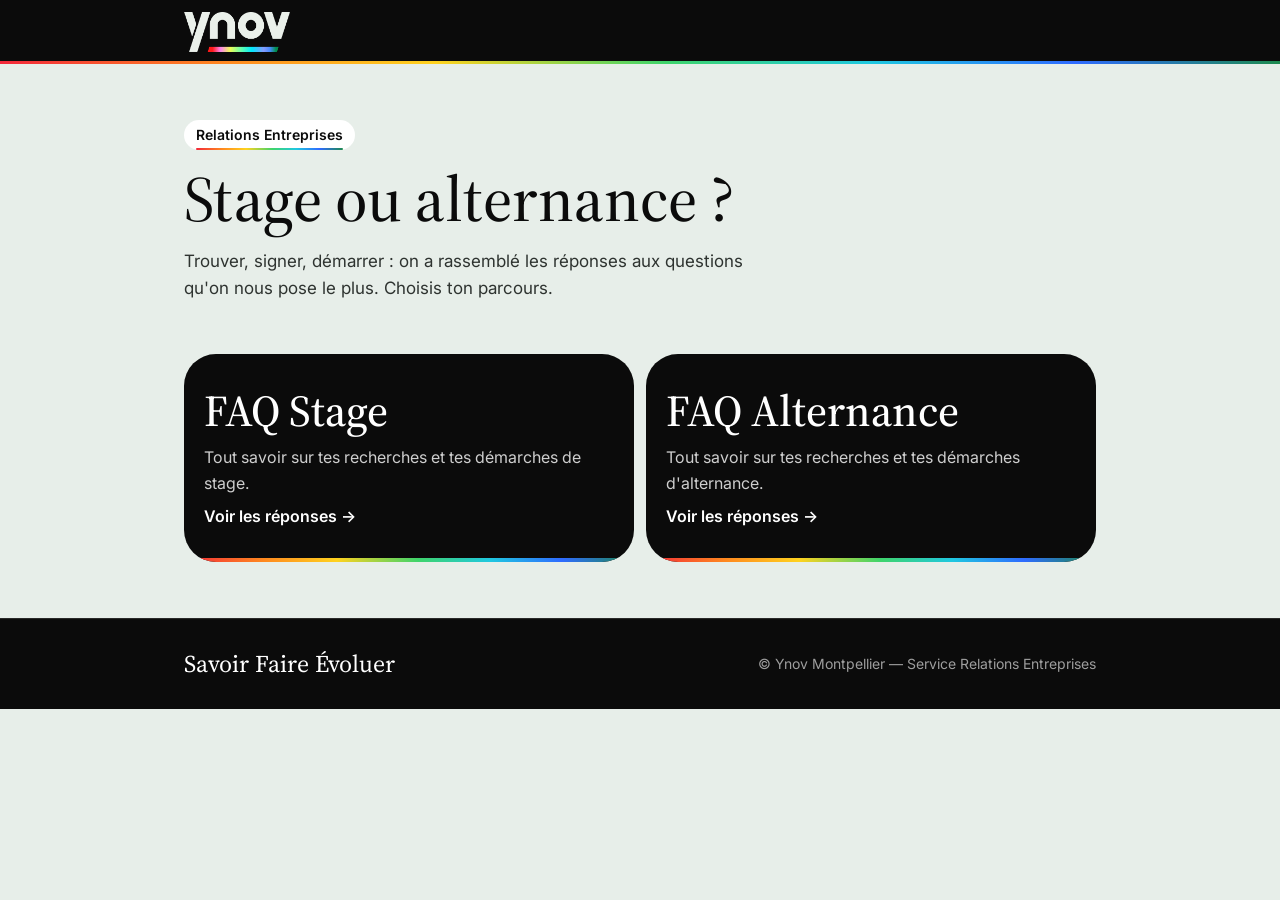
<file: index.html>
<!doctype html>
<html lang="fr">
<head>
  <meta charset="utf-8">
  <meta name="viewport" content="width=device-width, initial-scale=1, viewport-fit=cover">
  <title>FAQ Relations Entreprises | Ynov Montpellier</title>
  <meta name="description" content="Stage ou alternance : toutes les réponses du service Relations Entreprises d'Ynov Montpellier.">
  <meta name="theme-color" content="#0b0b0b">

  <link rel="preconnect" href="https://fonts.googleapis.com">
  <link rel="preconnect" href="https://fonts.gstatic.com" crossorigin>
  <link href="https://fonts.googleapis.com/css2?family=Inter:wght@400;500;600;700;800&family=Source+Serif+4:opsz,wght@8..60,400;8..60,500&display=swap" rel="stylesheet">

  <link rel="stylesheet" href="assets/css/variables.css">
  <link rel="stylesheet" href="assets/css/style.css">
</head>
<body>

  <header class="site-header">
    <div class="container site-header__inner">
      <div class="logo">
        <img src="assets/img/logo-ynov.png" alt="Ynov" width="395" height="149">
      </div>
    </div>
  </header>

  <main>
    <section class="hero">
      <div class="container">
        <p class="hero__kicker">Relations Entreprises</p>
        <h1 class="hero__title">Stage ou alternance ?</h1>
        <p class="hero__lead">
          Trouver, signer, démarrer : on a rassemblé les réponses aux questions
          qu'on nous pose le plus. Choisis ton parcours.
        </p>
      </div>
    </section>

    <section class="container choice-grid">
      <a class="choice-card" href="stage.html">
        <h2 class="choice-card__title">FAQ Stage</h2>
        <p class="choice-card__text">Tout savoir sur tes recherches et tes démarches de stage.</p>
        <span class="choice-card__cta">Voir les réponses →</span>
      </a>
      <a class="choice-card" href="alternance.html">
        <h2 class="choice-card__title">FAQ Alternance</h2>
        <p class="choice-card__text">Tout savoir sur tes recherches et tes démarches d'alternance.</p>
        <span class="choice-card__cta">Voir les réponses →</span>
      </a>
    </section>
  </main>

  <footer class="site-footer">
    <div class="container site-footer__inner">
      <p class="site-footer__promise">Savoir Faire Évoluer</p>
      <p class="site-footer__copy">© Ynov Montpellier — Service Relations Entreprises</p>
    </div>
  </footer>

</body>
</html>
</file>
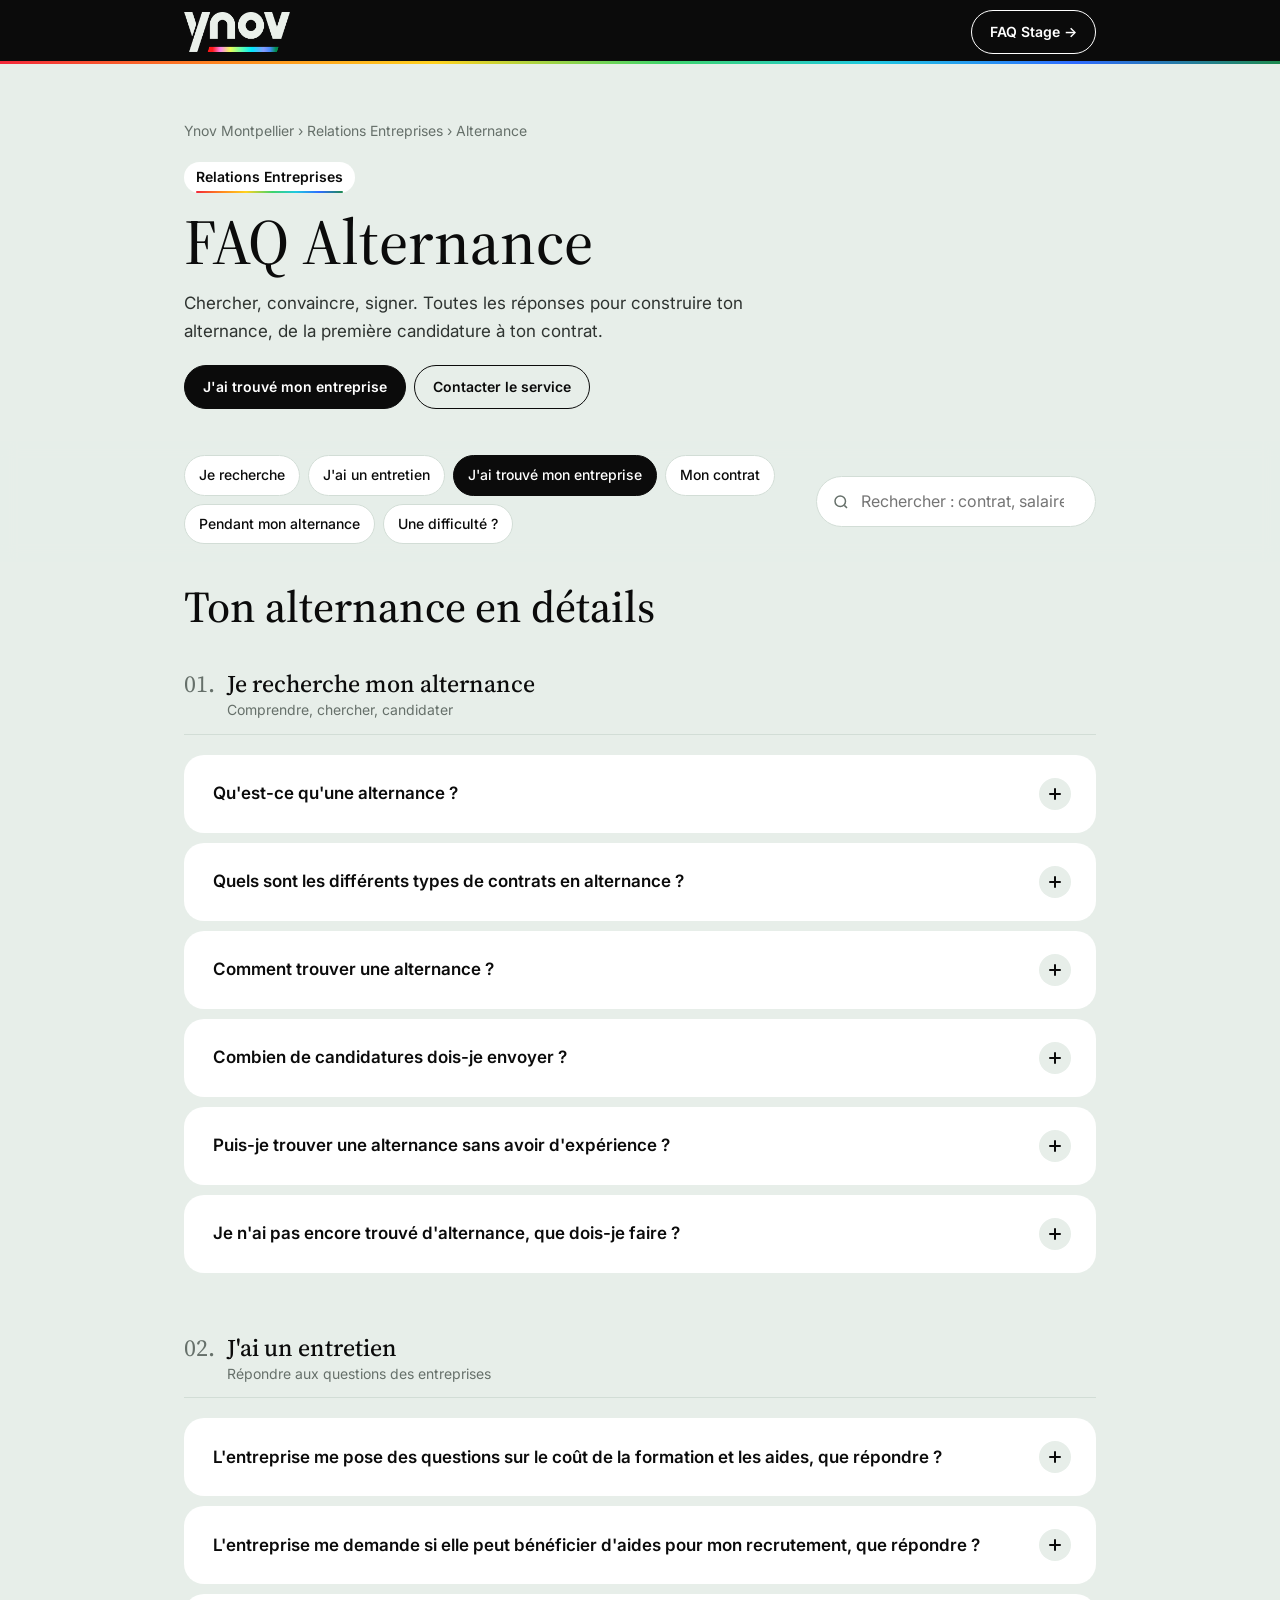
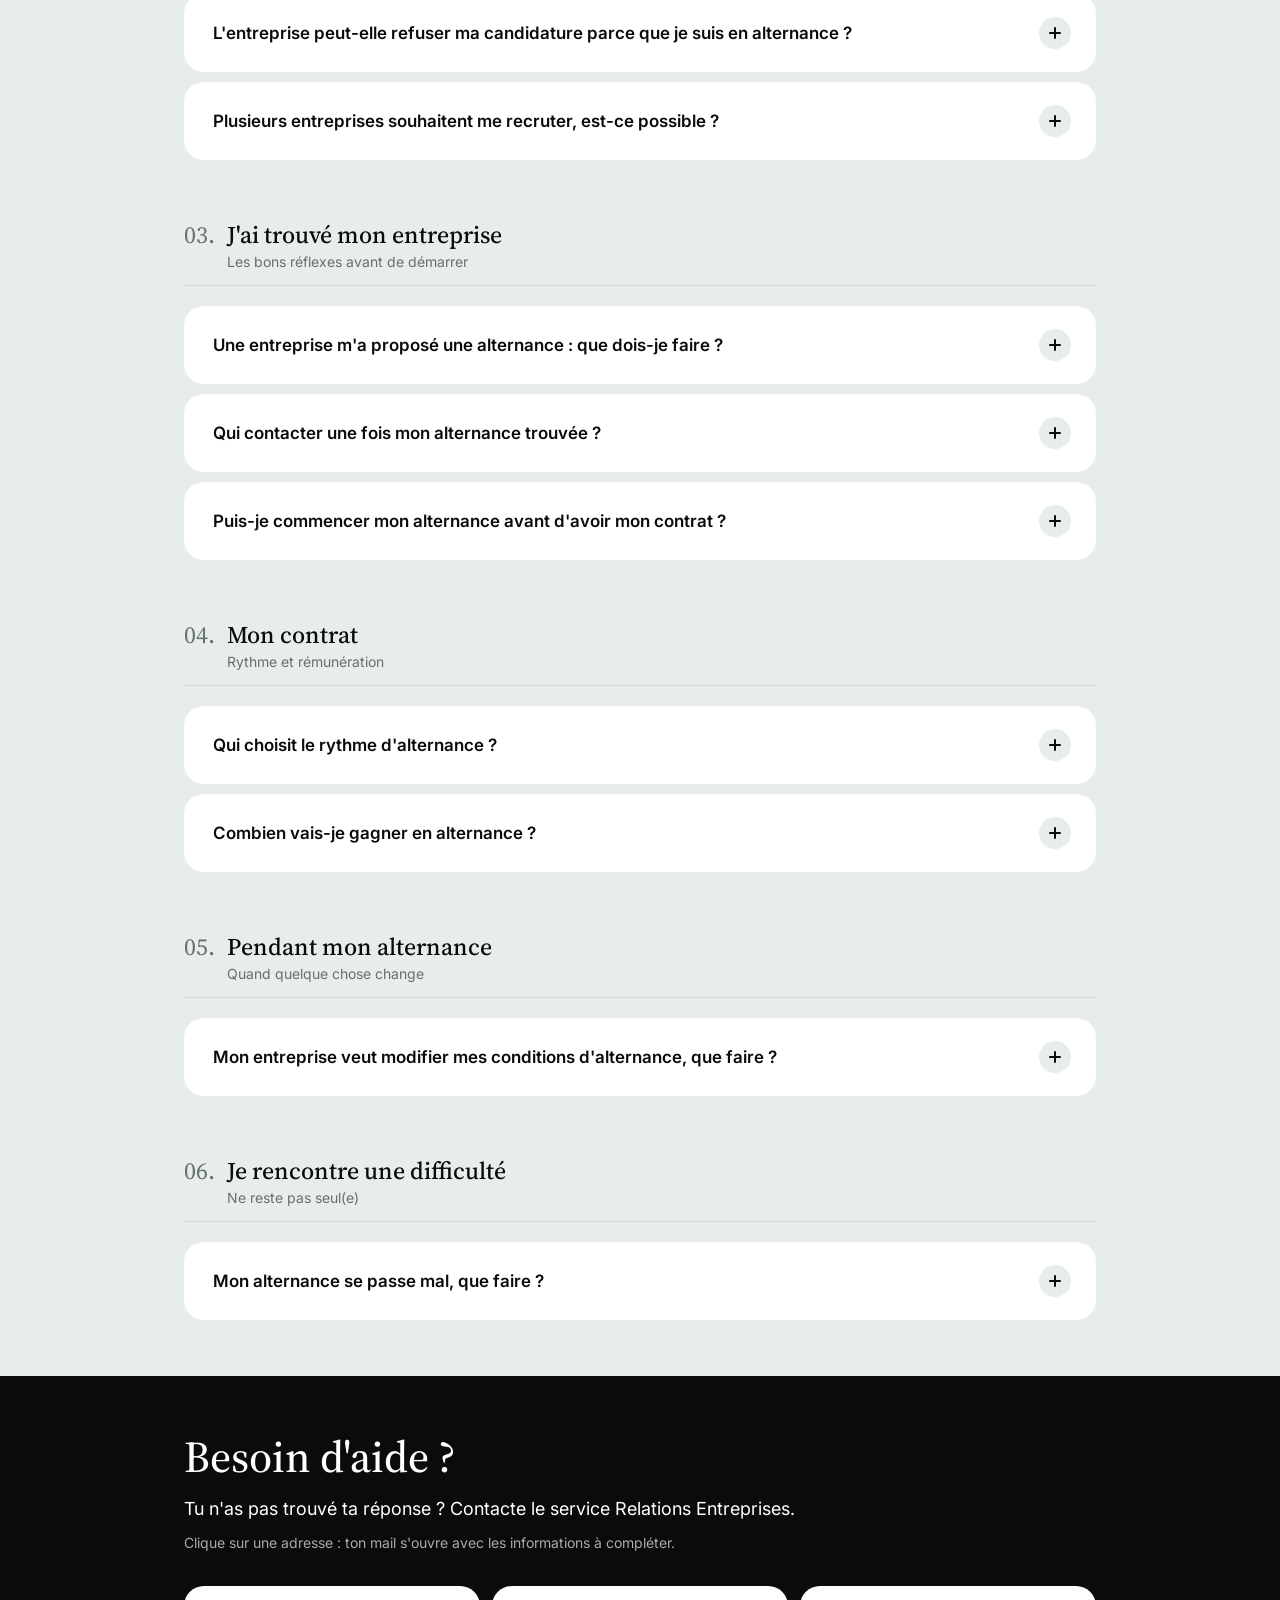
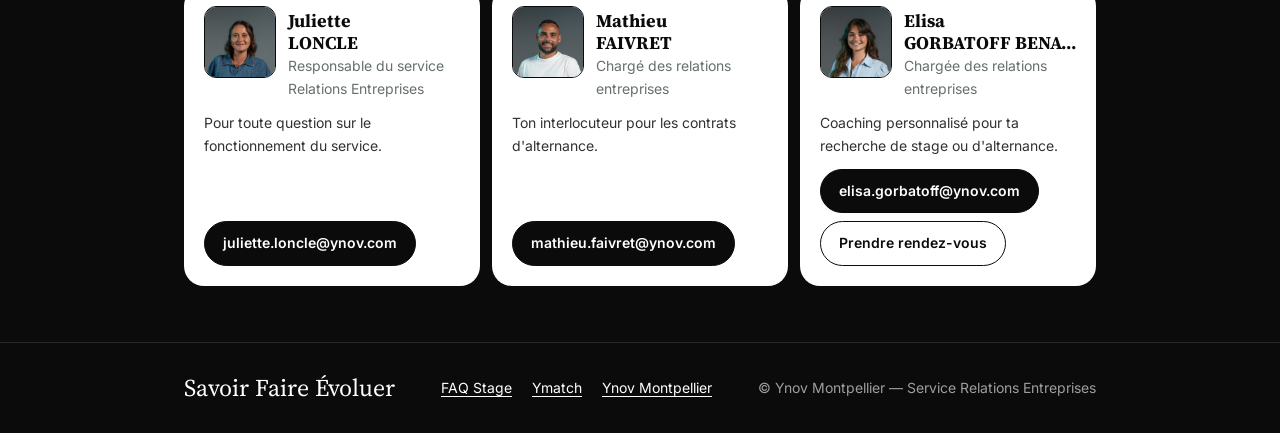
<file: alternance.html>
<!doctype html>
<html lang="fr">
<head>
  <meta charset="utf-8">
  <meta name="viewport" content="width=device-width, initial-scale=1, viewport-fit=cover">
  <title>FAQ Alternance — Relations Entreprises | Ynov Montpellier</title>
  <meta name="description" content="Tout savoir sur tes recherches et tes démarches d'alternance à Ynov Montpellier : contrat, rémunération, aides entreprises, contacts.">
  <meta name="theme-color" content="#0b0b0b">

  <!-- Polices (Google Fonts) -->
  <link rel="preconnect" href="https://fonts.googleapis.com">
  <link rel="preconnect" href="https://fonts.gstatic.com" crossorigin>
  <link href="https://fonts.googleapis.com/css2?family=Inter:wght@400;500;600;700;800&family=Source+Serif+4:opsz,wght@8..60,400;8..60,500&display=swap" rel="stylesheet">

  <!-- Styles : variables (couleurs, polices…) puis mise en page -->
  <link rel="stylesheet" href="assets/css/variables.css">
  <link rel="stylesheet" href="assets/css/style.css">
</head>
<body data-faq="alternance">

  <!-- ====================================================================
       HEADER
       ==================================================================== -->
  <header class="site-header">
    <div class="container site-header__inner">
      <div class="logo">
        <!-- Logo officiel : pour le changer, remplace le fichier assets/img/logo-ynov.png -->
        <img src="assets/img/logo-ynov.png" alt="Ynov" width="395" height="149">
      </div>
      <a class="btn btn--light" href="stage.html">FAQ Stage →</a>
    </div>
  </header>

  <main>

    <!-- ==================================================================
         HERO
         ================================================================== -->
    <section class="hero">
      <div class="container">
        <p class="breadcrumb">Ynov Montpellier › Relations Entreprises › Alternance</p>
        <p class="hero__kicker">Relations Entreprises</p>
        <h1 class="hero__title">FAQ Alternance</h1>
        <p class="hero__lead">
          Chercher, convaincre, signer. Toutes les réponses pour construire ton alternance,
          de la première candidature à ton contrat.
        </p>
        <div class="hero__actions">
          <a class="btn" href="#trouve">J'ai trouvé mon entreprise</a>
          <a class="btn btn--outline" href="#aide">Contacter le service</a>
        </div>
      </div>
    </section>

    <!-- ==================================================================
         MENU DES CATÉGORIES + RECHERCHE
         Chaque pastille pointe vers l'id d'un groupe plus bas (#recherche, #entretien…)
         ================================================================== -->
    <!-- La barre de catégories reste collée en haut uniquement dans la zone des questions -->
    <div class="faq-wrap">
    <nav class="faq-toolbar" aria-label="Catégories de la FAQ">
      <div class="container faq-toolbar__inner">
        <div class="chips-scroller is-start" data-chips-scroller>
          <button class="chips-scroller__btn chips-scroller__btn--prev" type="button" aria-label="Voir les catégories précédentes" data-chips-prev>
            <svg viewBox="0 0 24 24" fill="none" stroke="currentColor" stroke-width="2.5" aria-hidden="true"><path d="m15 18-6-6 6-6"/></svg>
          </button>
          <ul class="chips">
          <li><a class="chip" href="#recherche">Je recherche</a></li>
          <li><a class="chip" href="#entretien">J'ai un entretien</a></li>
          <li><a class="chip" href="#trouve">J'ai trouvé mon entreprise</a></li>
          <li><a class="chip" href="#contrat">Mon contrat</a></li>
          <li><a class="chip" href="#pendant">Pendant mon alternance</a></li>
          <li><a class="chip" href="#difficulte">Une difficulté ?</a></li>
        </ul>
          <button class="chips-scroller__btn chips-scroller__btn--next" type="button" aria-label="Voir les catégories suivantes" data-chips-next>
            <svg viewBox="0 0 24 24" fill="none" stroke="currentColor" stroke-width="2.5" aria-hidden="true"><path d="m9 18 6-6-6-6"/></svg>
          </button>
        </div>
        <div class="search">
          <label class="visually-hidden" for="faq-search">Rechercher une question</label>
          <svg class="search__icon" viewBox="0 0 24 24" fill="none" stroke="currentColor" stroke-width="2" aria-hidden="true"><circle cx="11" cy="11" r="7"/><path d="m20 20-3.5-3.5"/></svg>
          <input class="search__input" id="faq-search" type="search" placeholder="Rechercher : contrat, salaire…" data-faq-search>
        </div>
      </div>
    </nav>

    <!-- ==================================================================
         QUESTIONS
         --------------------------------------------------------------------
         Pour AJOUTER une question : copie un bloc <details>…</details>
         complet, colle-le dans le bon groupe et change :
           - l'id (unique, sans espace ni accent)  → sert pour les liens directs
           - le texte de la question dans <span class="faq-item__title">
           - la réponse dans <div class="faq-item__answer">
         ================================================================== -->
    <section class="faq-section">
      <div class="container">
        <h2 class="faq-section__title">Ton alternance en détails</h2>

        <!-- ============ 01. JE RECHERCHE ============ -->
        <section class="faq-group" id="recherche">
          <header class="faq-group__header">
            <span class="faq-group__number">01.</span>
            <div>
              <h3 class="faq-group__title">Je recherche mon alternance</h3>
              <p class="faq-group__subtitle">Comprendre, chercher, candidater</p>
            </div>
          </header>

          <div class="faq-list">

            <details class="faq-item" id="definition">
              <summary class="faq-item__question">
                <span class="faq-item__title">Qu'est-ce qu'une alternance ?</span>
                <span class="faq-item__icon" aria-hidden="true"></span>
              </summary>
              <div class="faq-item__answer">
                <p>L'alternance te permet de <strong>travailler en entreprise tout en préparant un diplôme</strong> ou une qualification.</p>
                <p>Tu es salarié(e) d'une entreprise et tu alternes entre des périodes de formation à Ynov Montpellier et des périodes en entreprise, selon un planning annuel défini.</p>
              </div>
            </details>

            <details class="faq-item" id="types-contrats">
              <summary class="faq-item__question">
                <span class="faq-item__title">Quels sont les différents types de contrats en alternance ?</span>
                <span class="faq-item__icon" aria-hidden="true"></span>
              </summary>
              <div class="faq-item__answer">
                <p>Il existe deux contrats principaux :</p>
                <ul>
                  <li>le contrat d'apprentissage ;</li>
                  <li>le contrat de professionnalisation.</li>
                </ul>
                <p>Le contrat applicable dépend notamment de ton âge, de ta formation et de ta situation.</p>
                <div class="note">
                  <span class="note__label">À noter</span>
                  <p>Ynov Montpellier propose <strong>uniquement le contrat d'apprentissage</strong>.</p>
                </div>
              </div>
            </details>

            <details class="faq-item" id="trouver">
              <summary class="faq-item__question">
                <span class="faq-item__title">Comment trouver une alternance ?</span>
                <span class="faq-item__icon" aria-hidden="true"></span>
              </summary>
              <div class="faq-item__answer">
                <p>Multiplie les canaux de recherche :</p>
                <ul>
                  <li>les offres transmises par Ynov sur <a href="https://ymatch.ynov.com" target="_blank" rel="noopener">Ymatch</a> ;</li>
                  <li>les candidatures via LinkedIn ;</li>
                  <li>les plateformes spécialisées ;</li>
                  <li>les sites carrières des entreprises ;</li>
                  <li>les candidatures spontanées ;</li>
                  <li>ton réseau personnel et professionnel ;</li>
                  <li>les événements et job datings ;</li>
                  <li>les contacts directs avec les recruteurs.</li>
                </ul>
                <p>Le service Relations Entreprises te partage régulièrement des offres et des invitations à des ateliers. Pense à y participer.</p>
                <div class="note">
                  <span class="note__label">Conseil</span>
                  <p>Cherche régulièrement : plusieurs candidatures ciblées chaque semaine valent mieux qu'attendre l'offre parfaite.</p>
                </div>
              </div>
            </details>

            <details class="faq-item" id="nombre-candidatures">
              <summary class="faq-item__question">
                <span class="faq-item__title">Combien de candidatures dois-je envoyer ?</span>
                <span class="faq-item__icon" aria-hidden="true"></span>
              </summary>
              <div class="faq-item__answer">
                <p>Il n'existe pas de nombre idéal.</p>
                <p>La priorité : des candidatures <strong>ciblées et personnalisées</strong>, avec un volume suffisant pour multiplier tes opportunités.</p>
              </div>
            </details>

            <details class="faq-item" id="sans-experience">
              <summary class="faq-item__question">
                <span class="faq-item__title">Puis-je trouver une alternance sans avoir d'expérience ?</span>
                <span class="faq-item__icon" aria-hidden="true"></span>
              </summary>
              <div class="faq-item__answer">
                <p><strong>Oui.</strong> L'alternance est justement faite pour développer ton expérience professionnelle.</p>
                <p>Mets en avant :</p>
                <ul>
                  <li>tes projets scolaires et personnels ;</li>
                  <li>tes compétences techniques ;</li>
                  <li>tes expériences associatives et tes jobs étudiants ;</li>
                  <li>tes soft skills et ta motivation.</li>
                </ul>
                <p>Le service Relations Entreprises est là pour t'accompagner : prends rendez-vous pour un coaching personnalisé et participe aux ateliers de recherche d'alternance.</p>
              </div>
            </details>

            <details class="faq-item" id="pas-encore-trouve">
              <summary class="faq-item__question">
                <span class="faq-item__title">Je n'ai pas encore trouvé d'alternance, que dois-je faire ?</span>
                <span class="faq-item__icon" aria-hidden="true"></span>
              </summary>
              <div class="faq-item__answer">
                <p>Ne reste pas seul(e) et ne mets pas tes recherches en pause. Continue à :</p>
                <ul>
                  <li>candidater régulièrement et relancer les recruteurs ;</li>
                  <li>développer ton réseau et solliciter ton entourage ;</li>
                  <li>participer aux événements entreprises ;</li>
                  <li>adapter ton CV et ton profil LinkedIn ;</li>
                  <li>échanger avec le service Relations Entreprises.</li>
                </ul>
                <p>Une recherche d'alternance se construit dans la durée : garde une dynamique régulière.</p>
                <p><a class="btn" href="https://calendly.com/elisa-gorbatoff-ynov/ynovcampus-rendez-vous-etudiant" target="_blank" rel="noopener">Prendre rendez-vous avec Elisa</a></p>
              </div>
            </details>

          </div>
        </section>

        <!-- ============ 02. J'AI UN ENTRETIEN ============ -->
        <section class="faq-group" id="entretien">
          <header class="faq-group__header">
            <span class="faq-group__number">02.</span>
            <div>
              <h3 class="faq-group__title">J'ai un entretien</h3>
              <p class="faq-group__subtitle">Répondre aux questions des entreprises</p>
            </div>
          </header>

          <div class="faq-list">

            <details class="faq-item" id="cout-aides">
              <summary class="faq-item__question">
                <span class="faq-item__title">L'entreprise me pose des questions sur le coût de la formation et les aides, que répondre ?</span>
                <span class="faq-item__icon" aria-hidden="true"></span>
              </summary>
              <div class="faq-item__answer">
                <p>Cela dépend de l'entreprise, de son OPCO et de ta situation. Dans un premier temps, tu peux donner ces éléments sur les <strong>aides de l'État</strong> (versées de façon fractionnée sur les mois de la première année de contrat) :</p>

                <h3>Tu es en Bachelor ou en Mastère</h3>
                <ul>
                  <li>Entreprise de moins de 250 salariés : <strong>2 000 €</strong></li>
                  <li>Entreprise de plus de 250 salariés : <strong>750 €</strong></li>
                  <li>Si tu as une reconnaissance RQTH : <strong>6 000 €</strong></li>
                </ul>

                <h3>Tu es en BTS</h3>
                <ul>
                  <li>Entreprise de moins de 250 salariés : <strong>4 500 €</strong></li>
                  <li>Entreprise de plus de 250 salariés : <strong>1 500 €</strong></li>
                  <li>Si tu as une reconnaissance RQTH : <strong>6 000 €</strong></li>
                </ul>

                <p>Avec une RQTH, l'entreprise peut aussi demander un financement spécifique si tu as besoin d'aménagements particuliers.</p>
                <p>Pour la <strong>prise en charge de la formation</strong>, transmets les coordonnées de l'entreprise à Mathieu FAIVRET : il la contactera pour lui envoyer des éléments précis.</p>

                <div class="note">
                  <span class="note__label">À noter</span>
                  <p>Ces montants s'appliquent aux contrats signés <strong>au plus tard le 31/12/2026</strong>.</p>
                </div>
              </div>
            </details>

            <details class="faq-item" id="aides-recrutement">
              <summary class="faq-item__question">
                <span class="faq-item__title">L'entreprise me demande si elle peut bénéficier d'aides pour mon recrutement, que répondre ?</span>
                <span class="faq-item__icon" aria-hidden="true"></span>
              </summary>
              <div class="faq-item__answer">
                <p>Selon leur situation et la réglementation en vigueur, les entreprises peuvent bénéficier d'aides à l'embauche d'alternants.</p>
                <p><a href="#cout-aides">Voir le détail des montants →</a></p>
              </div>
            </details>

            <details class="faq-item" id="refus-alternant">
              <summary class="faq-item__question">
                <span class="faq-item__title">L'entreprise peut-elle refuser ma candidature parce que je suis en alternance ?</span>
                <span class="faq-item__icon" aria-hidden="true"></span>
              </summary>
              <div class="faq-item__answer">
                <p>L'entreprise choisit librement son candidat, selon ses besoins et son processus de recrutement.</p>
                <p>Ton rôle : montrer ce que tu peux lui apporter. Tes compétences, ta motivation, tes projets, ta personnalité et ta capacité à progresser.</p>
              </div>
            </details>

            <details class="faq-item" id="plusieurs-entreprises">
              <summary class="faq-item__question">
                <span class="faq-item__title">Plusieurs entreprises souhaitent me recruter, est-ce possible ?</span>
                <span class="faq-item__icon" aria-hidden="true"></span>
              </summary>
              <div class="faq-item__answer">
                <p><strong>Oui.</strong> Tant que ton contrat n'est pas signé, tu peux poursuivre ta recherche. C'est même fortement conseillé.</p>
                <p>Dès que tu t'engages définitivement auprès d'une entreprise, préviens rapidement les autres entreprises avec lesquelles tu es en processus de recrutement. Fais les choses proprement.</p>
              </div>
            </details>

          </div>
        </section>

        <!-- ============ 03. J'AI TROUVÉ MON ENTREPRISE ============ -->
        <section class="faq-group" id="trouve">
          <header class="faq-group__header">
            <span class="faq-group__number">03.</span>
            <div>
              <h3 class="faq-group__title">J'ai trouvé mon entreprise</h3>
              <p class="faq-group__subtitle">Les bons réflexes avant de démarrer</p>
            </div>
          </header>

          <div class="faq-list">

            <details class="faq-item" id="proposition">
              <summary class="faq-item__question">
                <span class="faq-item__title">Une entreprise m'a proposé une alternance : que dois-je faire ?</span>
                <span class="faq-item__icon" aria-hidden="true"></span>
              </summary>
              <div class="faq-item__answer">
                <p>Félicitations ! Ne te contente pas de répondre « oui » à l'entreprise.</p>
                <p>Transmets rapidement les informations au service Relations Entreprises pour lancer les démarches liées à ton contrat.</p>
                <p><a href="#qui-contacter">Qui contacter une fois mon alternance trouvée ? →</a></p>
              </div>
            </details>

            <details class="faq-item" id="qui-contacter">
              <summary class="faq-item__question">
                <span class="faq-item__title">Qui contacter une fois mon alternance trouvée ?</span>
                <span class="faq-item__icon" aria-hidden="true"></span>
              </summary>
              <div class="faq-item__answer">
                <p>Dès que tu as un accord de principe ou une proposition, contacte <strong>Mathieu FAIVRET</strong> : <a href="mailto:mathieu.faivret@ynov.com">mathieu.faivret@ynov.com</a></p>
                <p>Transmets-lui les informations dont tu disposes :</p>
                <ol class="steps">
                  <li>le nom de l'entreprise ;</li>
                  <li>le nom et les coordonnées du contact RH ou du recruteur ;</li>
                  <li>l'intitulé du poste ;</li>
                  <li>la date de début souhaitée.</li>
                </ol>
                <div class="note">
                  <span class="note__label">Conseil</span>
                  <p>Plus tu transmets vite ces informations, plus les démarches démarrent vite.</p>
                </div>
              </div>
            </details>

            <details class="faq-item" id="avant-contrat">
              <summary class="faq-item__question">
                <span class="faq-item__title">Puis-je commencer mon alternance avant d'avoir mon contrat ?</span>
                <span class="faq-item__icon" aria-hidden="true"></span>
              </summary>
              <div class="faq-item__answer">
                <div class="note note--alert">
                  <span class="note__label">Important</span>
                  <p>Ne commence pas en entreprise sans avoir vérifié que ta situation administrative et contractuelle est régularisée.</p>
                </div>
                <p>Mathieu FAIVRET est ton interlocuteur pour les contrats. Contacte-le pour savoir où en est la démarche avant de débuter.</p>
              </div>
            </details>

          </div>
        </section>

        <!-- ============ 04. MON CONTRAT ============ -->
        <section class="faq-group" id="contrat">
          <header class="faq-group__header">
            <span class="faq-group__number">04.</span>
            <div>
              <h3 class="faq-group__title">Mon contrat</h3>
              <p class="faq-group__subtitle">Rythme et rémunération</p>
            </div>
          </header>

          <div class="faq-list">

            <details class="faq-item" id="rythme">
              <summary class="faq-item__question">
                <span class="faq-item__title">Qui choisit le rythme d'alternance ?</span>
                <span class="faq-item__icon" aria-hidden="true"></span>
              </summary>
              <div class="faq-item__answer">
                <p>Le rythme est défini <strong>en fonction de ta formation</strong>.</p>
                <p>Vérifie le rythme prévu avant de t'engager auprès d'une entreprise : demande ton planning au service Relations Entreprises.</p>
              </div>
            </details>

            <details class="faq-item" id="remuneration">
              <summary class="faq-item__question">
                <span class="faq-item__title">Combien vais-je gagner en alternance ?</span>
                <span class="faq-item__icon" aria-hidden="true"></span>
              </summary>
              <div class="faq-item__answer">
                <p>Ta rémunération dépend notamment de ton âge, de ton niveau de formation, de ton année de contrat, du type de contrat et des éventuelles dispositions conventionnelles.</p>
                <p>Tu peux t'appuyer sur cette grille (salaire brut mensuel, temps plein) :</p>

                <!-- Grille : pour modifier un montant, change le chiffre dans la bonne case -->
                <div class="table-wrap">
                  <table class="data-table">
                    <thead>
                      <tr>
                        <th scope="col">Année de contrat</th>
                        <th scope="col">16-17 ans</th>
                        <th scope="col">18-20 ans</th>
                        <th scope="col">21-25 ans</th>
                        <th scope="col">26 ans et +</th>
                      </tr>
                    </thead>
                    <tbody>
                      <tr>
                        <th scope="row">1<sup>re</sup> année</th>
                        <td>504,10 €<small>27 % du SMIC</small></td>
                        <td>802,82 €<small>43 % du SMIC</small></td>
                        <td>989,52 €<small>53 % du SMIC</small></td>
                        <td>1 867,02 €<small>100 % du SMIC</small></td>
                      </tr>
                      <tr>
                        <th scope="row">2<sup>e</sup> année</th>
                        <td>728,14 €<small>39 % du SMIC</small></td>
                        <td>952,18 €<small>51 % du SMIC</small></td>
                        <td>1 138,88 €<small>61 % du SMIC</small></td>
                        <td>1 867,02 €<small>100 % du SMIC</small></td>
                      </tr>
                      <tr>
                        <th scope="row">3<sup>e</sup> année</th>
                        <td>1 026,86 €<small>55 % du SMIC</small></td>
                        <td>1 250,90 €<small>67 % du SMIC</small></td>
                        <td>1 456,28 €<small>78 % du SMIC</small></td>
                        <td>1 867,02 €<small>100 % du SMIC</small></td>
                      </tr>
                    </tbody>
                  </table>
                </div>
                <p class="table-caption">Montants au 1er juin 2026, suite à la hausse du SMIC à 1 867,02 € brut/mois pour un temps plein de 151,67 h/mois. Sur mobile, fais glisser le tableau.</p>

                <div class="note note--alert">
                  <span class="note__label">Attention</span>
                  <p>Nous jouons un rôle de conseil, mais ce sont <strong>les entreprises et les OPCO qui décident</strong> de la rémunération. Selon l'OPCO, la lecture de cette grille peut varier : ne confirme pas ces montants aux entreprises que tu rencontres, pour éviter de transmettre une information erronée.</p>
                </div>
              </div>
            </details>

          </div>
        </section>

        <!-- ============ 05. PENDANT MON ALTERNANCE ============ -->
        <section class="faq-group" id="pendant">
          <header class="faq-group__header">
            <span class="faq-group__number">05.</span>
            <div>
              <h3 class="faq-group__title">Pendant mon alternance</h3>
              <p class="faq-group__subtitle">Quand quelque chose change</p>
            </div>
          </header>

          <div class="faq-list">

            <details class="faq-item" id="modification">
              <summary class="faq-item__question">
                <span class="faq-item__title">Mon entreprise veut modifier mes conditions d'alternance, que faire ?</span>
                <span class="faq-item__icon" aria-hidden="true"></span>
              </summary>
              <div class="faq-item__answer">
                <p>Ne valide pas seul(e) une modification importante.</p>
                <p>Contacte le service Relations Entreprises pour vérifier que la modification est compatible avec ta formation et qu'elle peut être correctement formalisée.</p>
              </div>
            </details>

          </div>
        </section>

        <!-- ============ 06. DIFFICULTÉ ============ -->
        <section class="faq-group" id="difficulte">
          <header class="faq-group__header">
            <span class="faq-group__number">06.</span>
            <div>
              <h3 class="faq-group__title">Je rencontre une difficulté</h3>
              <p class="faq-group__subtitle">Ne reste pas seul(e)</p>
            </div>
          </header>

          <div class="faq-list">

            <details class="faq-item" id="probleme">
              <summary class="faq-item__question">
                <span class="faq-item__title">Mon alternance se passe mal, que faire ?</span>
                <span class="faq-item__icon" aria-hidden="true"></span>
              </summary>
              <div class="faq-item__answer">
                <p>En cas de difficulté avec ton entreprise, contacte rapidement le service Relations Entreprises.</p>
                <p>Plus une situation est signalée tôt, plus il est facile de trouver une solution.</p>
              </div>
            </details>

          </div>
        </section>

        <!-- Affiché uniquement si la recherche ne trouve rien -->
        <div class="faq-empty" data-faq-empty hidden>
          <p><strong>Aucune question ne correspond à ta recherche.</strong></p>
          <p>Essaie un autre mot, ou écris-nous directement.</p>
          <a class="btn" href="#aide">Contacter le service</a>
        </div>

      </div>
    </section>
    </div><!-- /.faq-wrap -->


    <!-- ==================================================================
         BESOIN D'AIDE + CONTACTS
         Les cartes contacts sont générées par assets/js/contacts.js
         ================================================================== -->
    <section class="help" id="aide">
      <div class="container">
        <h2>Besoin d'aide ?</h2>
        <p class="help__lead">
          Tu n'as pas trouvé ta réponse ? Contacte le service Relations Entreprises.
        </p>
        <p class="help__hint">
          Clique sur une adresse : ton mail s'ouvre avec les informations à compléter.
        </p>
        <div class="contacts" data-contacts></div>
        <noscript>
          <p>Contact : mathieu.faivret@ynov.com</p>
        </noscript>
      </div>
    </section>

  </main>

  <!-- ====================================================================
       FOOTER
       ==================================================================== -->
  <footer class="site-footer">
    <div class="container site-footer__inner">
      <p class="site-footer__promise">Savoir Faire Évoluer</p>
      <ul class="site-footer__links">
        <li><a href="stage.html">FAQ Stage</a></li>
        <li><a href="https://ymatch.ynov.com" target="_blank" rel="noopener">Ymatch</a></li>
        <li><a href="https://www.ynov.com/campus/montpellier" target="_blank" rel="noopener">Ynov Montpellier</a></li>
      </ul>
      <p class="site-footer__copy">© Ynov Montpellier — Service Relations Entreprises</p>
    </div>
  </footer>

  <!-- Bouton retour en haut (apparaît après un peu de défilement) -->
  <a class="back-to-top" href="#" aria-label="Remonter en haut de la page" data-back-to-top>
    <svg viewBox="0 0 24 24" fill="none" stroke="currentColor" stroke-width="2.5" aria-hidden="true"><path d="M12 19V5M5 12l7-7 7 7"/></svg>
  </a>

  <script src="assets/js/contacts.js"></script>
  <script src="assets/js/faq.js"></script>
</body>
</html>
</file>
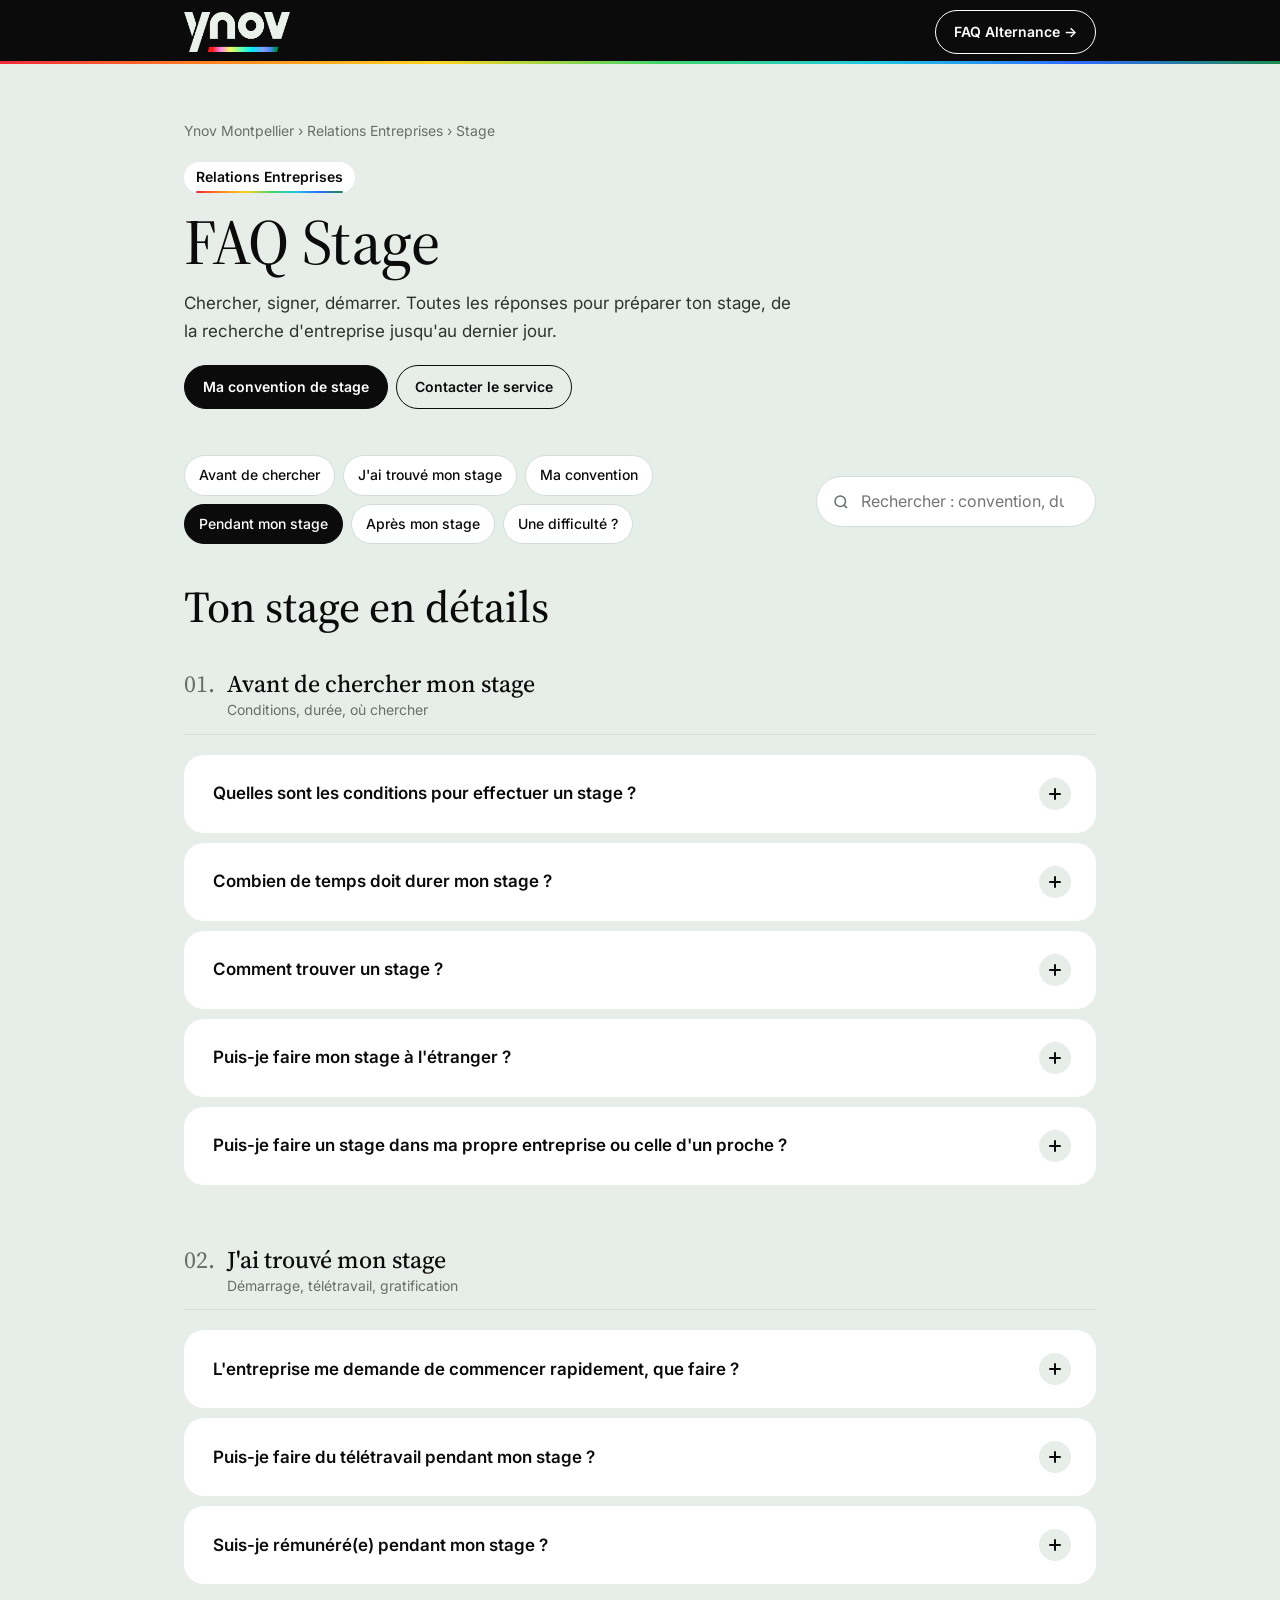
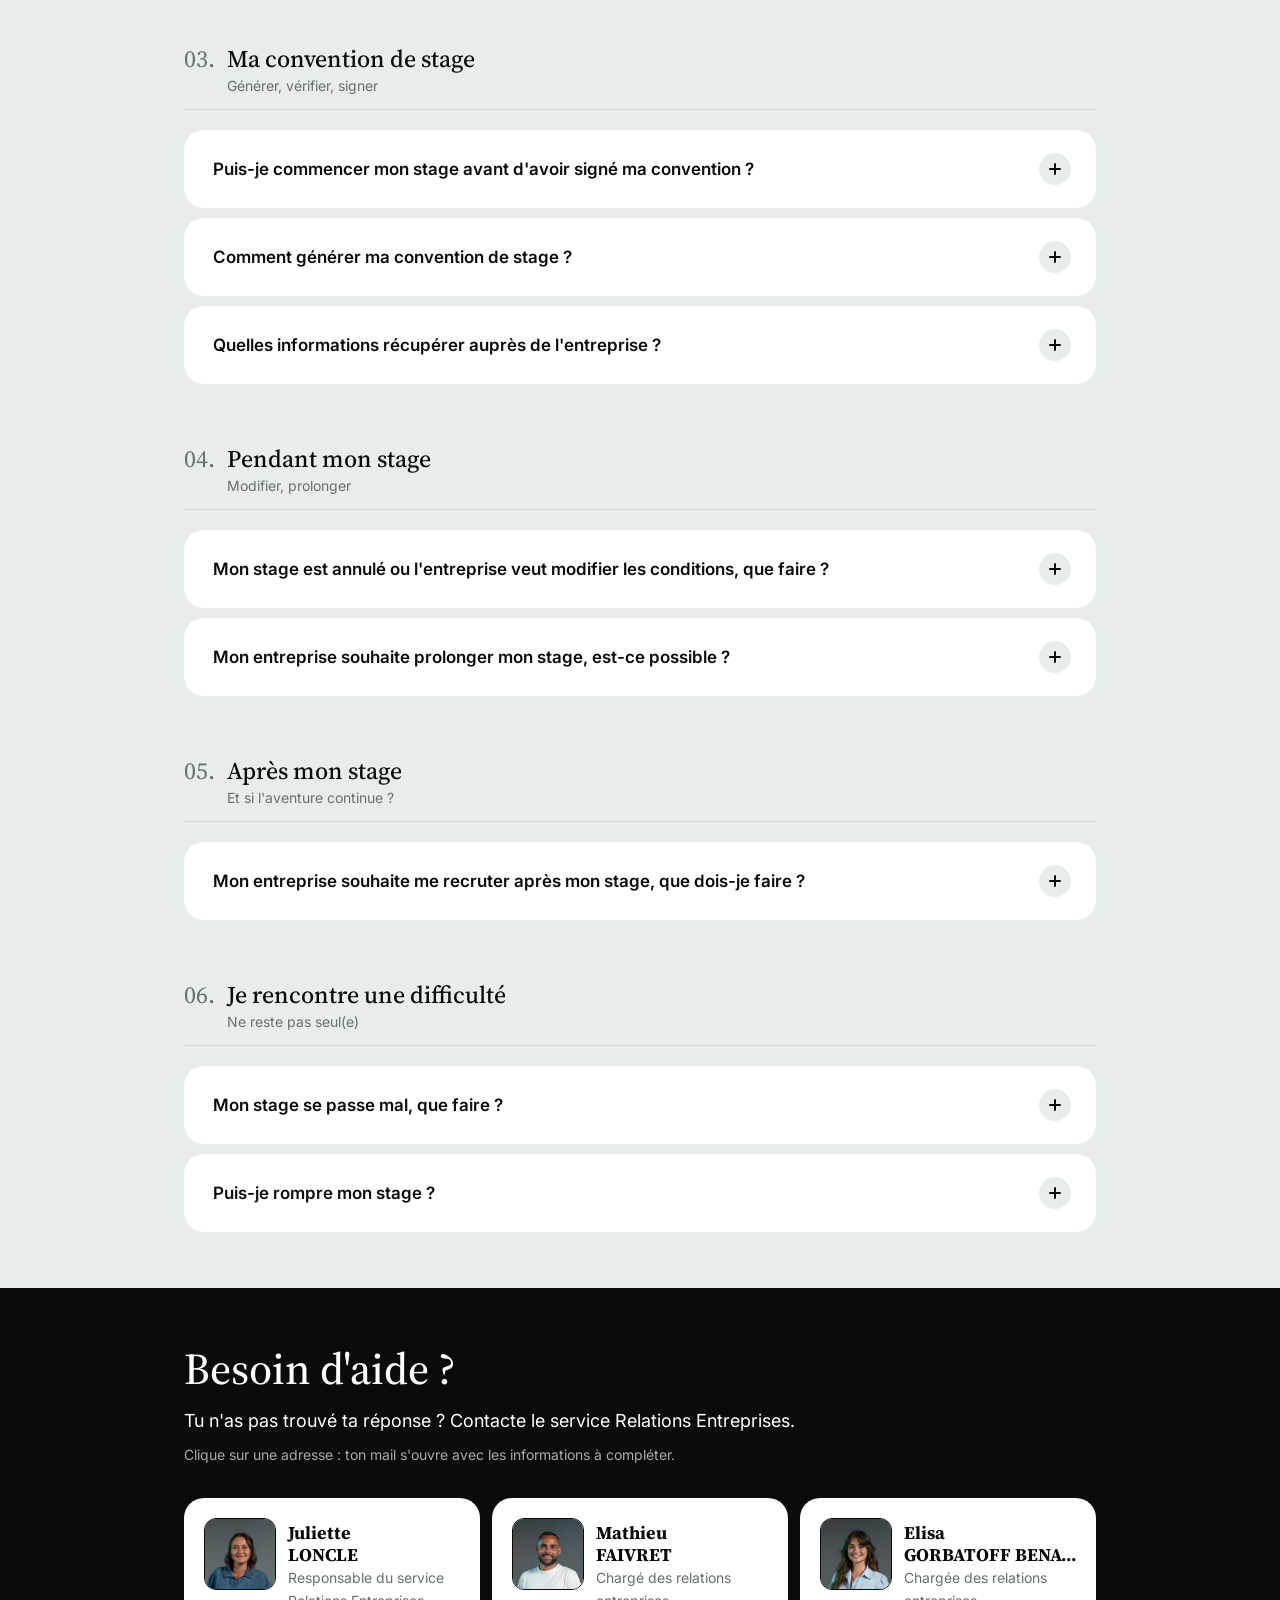
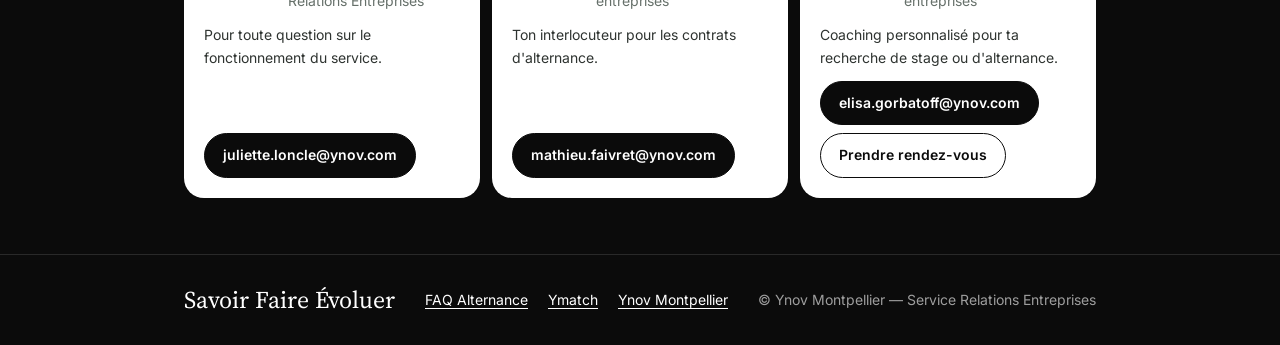
<file: stage.html>
<!doctype html>
<html lang="fr">
<head>
  <meta charset="utf-8">
  <meta name="viewport" content="width=device-width, initial-scale=1, viewport-fit=cover">
  <title>FAQ Stage — Relations Entreprises | Ynov Montpellier</title>
  <meta name="description" content="Tout savoir sur tes recherches et tes démarches de stage à Ynov Montpellier : durées, convention, gratification, contacts.">
  <meta name="theme-color" content="#0b0b0b">

  <!-- Polices (Google Fonts) -->
  <link rel="preconnect" href="https://fonts.googleapis.com">
  <link rel="preconnect" href="https://fonts.gstatic.com" crossorigin>
  <link href="https://fonts.googleapis.com/css2?family=Inter:wght@400;500;600;700;800&family=Source+Serif+4:opsz,wght@8..60,400;8..60,500&display=swap" rel="stylesheet">

  <!-- Styles : variables (couleurs, polices…) puis mise en page -->
  <link rel="stylesheet" href="assets/css/variables.css">
  <link rel="stylesheet" href="assets/css/style.css">
</head>
<body data-faq="stage">

  <!-- ====================================================================
       HEADER
       ==================================================================== -->
  <header class="site-header">
    <div class="container site-header__inner">
      <div class="logo">
        <!-- Logo officiel : pour le changer, remplace le fichier assets/img/logo-ynov.png -->
        <img src="assets/img/logo-ynov.png" alt="Ynov" width="395" height="149">
      </div>
      <a class="btn btn--light" href="alternance.html">FAQ Alternance →</a>
    </div>
  </header>

  <main>

    <!-- ==================================================================
         HERO
         ================================================================== -->
    <section class="hero">
      <div class="container">
        <p class="breadcrumb">Ynov Montpellier › Relations Entreprises › Stage</p>
        <p class="hero__kicker">Relations Entreprises</p>
        <h1 class="hero__title">FAQ Stage</h1>
        <p class="hero__lead">
          Chercher, signer, démarrer. Toutes les réponses pour préparer ton stage,
          de la recherche d'entreprise jusqu'au dernier jour.
        </p>
        <div class="hero__actions">
          <a class="btn" href="#convention">Ma convention de stage</a>
          <a class="btn btn--outline" href="#aide">Contacter le service</a>
        </div>
      </div>
    </section>

    <!-- ==================================================================
         MENU DES CATÉGORIES + RECHERCHE
         Chaque pastille pointe vers l'id d'un groupe plus bas (#avant, #trouve…)
         ================================================================== -->
    <!-- La barre de catégories reste collée en haut uniquement dans la zone des questions -->
    <div class="faq-wrap">
    <nav class="faq-toolbar" aria-label="Catégories de la FAQ">
      <div class="container faq-toolbar__inner">
        <div class="chips-scroller is-start" data-chips-scroller>
          <button class="chips-scroller__btn chips-scroller__btn--prev" type="button" aria-label="Voir les catégories précédentes" data-chips-prev>
            <svg viewBox="0 0 24 24" fill="none" stroke="currentColor" stroke-width="2.5" aria-hidden="true"><path d="m15 18-6-6 6-6"/></svg>
          </button>
          <ul class="chips">
          <li><a class="chip" href="#avant">Avant de chercher</a></li>
          <li><a class="chip" href="#trouve">J'ai trouvé mon stage</a></li>
          <li><a class="chip" href="#convention">Ma convention</a></li>
          <li><a class="chip" href="#pendant">Pendant mon stage</a></li>
          <li><a class="chip" href="#apres">Après mon stage</a></li>
          <li><a class="chip" href="#difficulte">Une difficulté ?</a></li>
        </ul>
          <button class="chips-scroller__btn chips-scroller__btn--next" type="button" aria-label="Voir les catégories suivantes" data-chips-next>
            <svg viewBox="0 0 24 24" fill="none" stroke="currentColor" stroke-width="2.5" aria-hidden="true"><path d="m9 18 6-6-6-6"/></svg>
          </button>
        </div>
        <div class="search">
          <label class="visually-hidden" for="faq-search">Rechercher une question</label>
          <svg class="search__icon" viewBox="0 0 24 24" fill="none" stroke="currentColor" stroke-width="2" aria-hidden="true"><circle cx="11" cy="11" r="7"/><path d="m20 20-3.5-3.5"/></svg>
          <input class="search__input" id="faq-search" type="search" placeholder="Rechercher : convention, durée…" data-faq-search>
        </div>
      </div>
    </nav>

    <!-- ==================================================================
         QUESTIONS
         --------------------------------------------------------------------
         Pour AJOUTER une question : copie un bloc <details>…</details>
         complet, colle-le dans le bon groupe et change :
           - l'id (unique, sans espace ni accent)  → sert pour les liens directs
           - le texte de la question dans <span class="faq-item__title">
           - la réponse dans <div class="faq-item__answer">
         ================================================================== -->
    <section class="faq-section">
      <div class="container">
        <h2 class="faq-section__title">Ton stage en détails</h2>

        <!-- ============ 01. AVANT DE CHERCHER ============ -->
        <section class="faq-group" id="avant">
          <header class="faq-group__header">
            <span class="faq-group__number">01.</span>
            <div>
              <h3 class="faq-group__title">Avant de chercher mon stage</h3>
              <p class="faq-group__subtitle">Conditions, durée, où chercher</p>
            </div>
          </header>

          <div class="faq-list">

            <details class="faq-item" id="conditions">
              <summary class="faq-item__question">
                <span class="faq-item__title">Quelles sont les conditions pour effectuer un stage ?</span>
                <span class="faq-item__icon" aria-hidden="true"></span>
              </summary>
              <div class="faq-item__answer">
                <p>Ton stage doit être réalisé <strong>dans le cadre de ta formation</strong> et faire l'objet d'une <strong>convention de stage signée avant le premier jour</strong>.</p>
                <p>La durée, les dates et les conditions du stage doivent respecter les règles de ta formation et de l'école.</p>
              </div>
            </details>

            <details class="faq-item" id="duree">
              <summary class="faq-item__question">
                <span class="faq-item__title">Combien de temps doit durer mon stage ?</span>
                <span class="faq-item__icon" aria-hidden="true"></span>
              </summary>
              <div class="faq-item__answer">
                <p>La durée dépend de ta formation et de ton année d'études.</p>

                <ul class="duration-grid">
                  <li><div class="duration-card">
                    <span class="duration-card__level">B1</span>
                    <span class="duration-card__value">Non obligatoire</span>
                    <span class="duration-card__detail">mais fortement conseillé</span>
                  </div></li>
                  <li><div class="duration-card duration-card--dark">
                    <span class="duration-card__level">B2</span>
                    <span class="duration-card__value">25 jours obligatoires</span>
                    <span class="duration-card__detail">5 semaines · 175 h</span>
                  </div></li>
                  <li><div class="duration-card">
                    <span class="duration-card__level">B3</span>
                    <span class="duration-card__value">50 jours obligatoires*</span>
                    <span class="duration-card__detail">10 semaines · 350 h</span>
                  </div></li>
                  <li><div class="duration-card duration-card--dark">
                    <span class="duration-card__level">M1</span>
                    <span class="duration-card__value">80 jours obligatoires</span>
                    <span class="duration-card__detail">16 semaines · 560 h</span>
                  </div></li>
                  <li><div class="duration-card">
                    <span class="duration-card__level">M2</span>
                    <span class="duration-card__value">80 jours obligatoires**</span>
                    <span class="duration-card__detail">16 semaines · 560 h</span>
                  </div></li>
                  <li><div class="duration-card duration-card--dark">
                    <span class="duration-card__level">BTS</span>
                    <span class="duration-card__value">CIEL 1 &amp; 2 : 20 jours</span>
                    <span class="duration-card__detail">SIO SISR 1 &amp; 2 : 25 jours</span>
                  </div></li>
                </ul>

                <div class="note">
                  <span class="note__label">Exceptions</span>
                  <p>* <strong>B3 Chef de projet design interactif</strong> et <strong>B3 Chef de projet marketing digital</strong> : 90 jours obligatoires (diplôme IMPARARE).</p>
                  <p>** <strong>M2 Marketing &amp; communication</strong>, toutes spécialités (titre Manager de la communication et du marketing digital) : 132 jours obligatoires (diplôme INSEEC).</p>
                </div>

                <h3>Bon à savoir</h3>
                <ul>
                  <li>Ton stage se déroule <strong>en dehors de tes jours de cours</strong>.</li>
                  <li>Les heures comptent sur l'année de formation dès la rentrée et se cumulent sur l'année en cours.</li>
                  <li>Le volume total doit être validé avant la fin de ton cycle de formation. S'il manque des heures sur l'année, tu devras les rattraper.</li>
                  <li>En France, un stage dans une même structure ne peut pas dépasser <strong>6 mois effectifs, soit 924 h</strong>, sur une même année d'enseignement.</li>
                </ul>
              </div>
            </details>

            <details class="faq-item" id="trouver">
              <summary class="faq-item__question">
                <span class="faq-item__title">Comment trouver un stage ?</span>
                <span class="faq-item__icon" aria-hidden="true"></span>
              </summary>
              <div class="faq-item__answer">
                <p>Multiplie les canaux :</p>
                <ul>
                  <li>les offres transmises par Ynov sur <a href="https://ymatch.ynov.com" target="_blank" rel="noopener">Ymatch</a> ;</li>
                  <li>LinkedIn ;</li>
                  <li>les sites spécialisés dans l'emploi et les stages ;</li>
                  <li>les candidatures spontanées ;</li>
                  <li>ton réseau personnel et professionnel ;</li>
                  <li>les forums, salons et événements entreprises.</li>
                </ul>
                <div class="note">
                  <span class="note__label">Conseil</span>
                  <p>Ne te limite pas aux offres publiées : les candidatures spontanées fonctionnent souvent très bien.</p>
                </div>
              </div>
            </details>

            <details class="faq-item" id="etranger">
              <summary class="faq-item__question">
                <span class="faq-item__title">Puis-je faire mon stage à l'étranger ?</span>
                <span class="faq-item__icon" aria-hidden="true"></span>
              </summary>
              <div class="faq-item__answer">
                <p><strong>Oui</strong>, sous certaines conditions.</p>
                <p>Les démarches administratives varient selon le pays d'accueil, et la convention se fait <strong>en dehors de Ymatch</strong>. Rapproche-toi du service Relations Entreprises <strong>avant de t'engager</strong> auprès de l'entreprise.</p>
              </div>
            </details>

            <details class="faq-item" id="entreprise-proche">
              <summary class="faq-item__question">
                <span class="faq-item__title">Puis-je faire un stage dans ma propre entreprise ou celle d'un proche ?</span>
                <span class="faq-item__icon" aria-hidden="true"></span>
              </summary>
              <div class="faq-item__answer">
                <p>C'est possible, sous certaines conditions :</p>
                <ul>
                  <li>tu ne dois <strong>pas figurer dans les statuts</strong> de l'entreprise ;</li>
                  <li>tu dois être <strong>accompagné(e) par un tuteur</strong>.</li>
                </ul>
                <p>Le stage répond aux mêmes exigences qu'un stage classique et doit te permettre de développer des compétences liées à ta formation.</p>
              </div>
            </details>

          </div>
        </section>

        <!-- ============ 02. J'AI TROUVÉ MON STAGE ============ -->
        <section class="faq-group" id="trouve">
          <header class="faq-group__header">
            <span class="faq-group__number">02.</span>
            <div>
              <h3 class="faq-group__title">J'ai trouvé mon stage</h3>
              <p class="faq-group__subtitle">Démarrage, télétravail, gratification</p>
            </div>
          </header>

          <div class="faq-list">

            <details class="faq-item" id="commencer-vite">
              <summary class="faq-item__question">
                <span class="faq-item__title">L'entreprise me demande de commencer rapidement, que faire ?</span>
                <span class="faq-item__icon" aria-hidden="true"></span>
              </summary>
              <div class="faq-item__answer">
                <div class="note note--alert">
                  <span class="note__label">Important</span>
                  <p>Ne commence pas sans convention signée.</p>
                </div>
                <p>Même si l'entreprise est pressée, contacte le service Relations Entreprises pour vérifier que toutes les démarches administratives sont finalisées.</p>
              </div>
            </details>

            <details class="faq-item" id="teletravail">
              <summary class="faq-item__question">
                <span class="faq-item__title">Puis-je faire du télétravail pendant mon stage ?</span>
                <span class="faq-item__icon" aria-hidden="true"></span>
              </summary>
              <div class="faq-item__answer">
                <p><strong>Oui</strong>, si l'entreprise d'accueil l'autorise et si c'est prévu dans le cadre du stage.</p>
                <p>Les conditions de télétravail se définissent avec l'entreprise et doivent apparaître dans les documents du stage, notamment <strong>sur la convention</strong>.</p>
              </div>
            </details>

            <details class="faq-item" id="gratification">
              <summary class="faq-item__question">
                <span class="faq-item__title">Suis-je rémunéré(e) pendant mon stage ?</span>
                <span class="faq-item__icon" aria-hidden="true"></span>
              </summary>
              <div class="faq-item__answer">
                <p>Au-delà de <strong>308 h de stage dans la même entreprise</strong>, la gratification est obligatoire. Concrètement : dès que ta convention prévoit 309 h ou plus (soit 2 mois et 1 jour), tu es payé(e).</p>
                <ul>
                  <li>Montant minimum légal en 2026 : <strong>4,50 € brut par heure</strong>, soit 15 % du plafond horaire de la Sécurité sociale.</li>
                  <li>La gratification est <strong>rétroactive</strong> : elle compte dès la première heure de stage.</li>
                  <li>Le versement et le montant doivent figurer dans ta convention de stage.</li>
                </ul>
                <div class="note">
                  <span class="note__label">À noter</span>
                  <p>Ce montant peut évoluer en cours d'année scolaire.</p>
                </div>
              </div>
            </details>

          </div>
        </section>

        <!-- ============ 03. MA CONVENTION ============ -->
        <section class="faq-group" id="convention">
          <header class="faq-group__header">
            <span class="faq-group__number">03.</span>
            <div>
              <h3 class="faq-group__title">Ma convention de stage</h3>
              <p class="faq-group__subtitle">Générer, vérifier, signer</p>
            </div>
          </header>

          <div class="faq-list">

            <details class="faq-item" id="avant-convention">
              <summary class="faq-item__question">
                <span class="faq-item__title">Puis-je commencer mon stage avant d'avoir signé ma convention ?</span>
                <span class="faq-item__icon" aria-hidden="true"></span>
              </summary>
              <div class="faq-item__answer">
                <p><strong>Non.</strong> La convention doit être validée et signée par toutes les parties <strong>avant le premier jour de stage</strong>.</p>
                <div class="note note--alert">
                  <span class="note__label">Important</span>
                  <p>Ne commence jamais ton stage sans convention signée.</p>
                </div>
              </div>
            </details>

            <details class="faq-item" id="generer-convention">
              <summary class="faq-item__question">
                <span class="faq-item__title">Comment générer ma convention de stage ?</span>
                <span class="faq-item__icon" aria-hidden="true"></span>
              </summary>
              <div class="faq-item__answer">
                <p>Une fois ton stage trouvé, tout se passe sur <a href="https://ymatch.ynov.com" target="_blank" rel="noopener">Ymatch</a> :</p>
                <ol class="steps">
                  <li>Sur la page d'accueil de Ymatch, descends et clique sur <strong>« Ajouter un stage »</strong>.</li>
                  <li>En haut à gauche, renseigne le <strong>nom de l'entreprise</strong> et l'<strong>adresse mail du contact entreprise</strong>, puis clique sur « Valider » en bas à droite.</li>
                  <li>L'entreprise reçoit la fiche de renseignements par mail. Vérifie avec elle qu'elle l'a bien reçue : le mail peut arriver dans les spams.</li>
                  <li>L'entreprise remplit la fiche de renseignements.</li>
                  <li>Vérifie la <strong>date de début</strong>, le <strong>volume horaire</strong> et la <strong>date de fin</strong>. Tu peux les confirmer en amont avec le service Relations Entreprises (voir ton calendrier de formation).</li>
                  <li>Le service Relations Entreprises contrôle les modalités, puis envoie la convention pour signature à l'entreprise et à toi.</li>
                  <li>Toutes les signatures sont là : <strong>tu peux démarrer ton stage</strong>.</li>
                </ol>
                <div class="note">
                  <span class="note__label">Stage à l'étranger</span>
                  <p>La convention se fait hors Ymatch : contacte directement le service Relations Entreprises.</p>
                </div>
                <div class="note">
                  <span class="note__label">Conseil</span>
                  <p>Prévois suffisamment de temps entre la demande et le début du stage : la génération et la signature prennent quelques jours.</p>
                </div>
              </div>
            </details>

            <details class="faq-item" id="infos-entreprise">
              <summary class="faq-item__question">
                <span class="faq-item__title">Quelles informations récupérer auprès de l'entreprise ?</span>
                <span class="faq-item__icon" aria-hidden="true"></span>
              </summary>
              <div class="faq-item__answer">
                <p>Avant de lancer ta demande sur Ymatch, récupère :</p>
                <ul>
                  <li>les coordonnées de l'entreprise et de ton contact ;</li>
                  <li>le nom de ton tuteur ;</li>
                  <li>les dates de début et de fin ;</li>
                  <li>tes missions et tes horaires ;</li>
                  <li>la gratification, si elle s'applique.</li>
                </ul>
              </div>
            </details>

          </div>
        </section>

        <!-- ============ 04. PENDANT MON STAGE ============ -->
        <section class="faq-group" id="pendant">
          <header class="faq-group__header">
            <span class="faq-group__number">04.</span>
            <div>
              <h3 class="faq-group__title">Pendant mon stage</h3>
              <p class="faq-group__subtitle">Modifier, prolonger</p>
            </div>
          </header>

          <div class="faq-list">

            <details class="faq-item" id="modification">
              <summary class="faq-item__question">
                <span class="faq-item__title">Mon stage est annulé ou l'entreprise veut modifier les conditions, que faire ?</span>
                <span class="faq-item__icon" aria-hidden="true"></span>
              </summary>
              <div class="faq-item__answer">
                <p>Contacte rapidement le service Relations Entreprises.</p>
                <p>Ne modifie pas toi-même les informations de la convention sans validation préalable.</p>
              </div>
            </details>

            <details class="faq-item" id="prolonger">
              <summary class="faq-item__question">
                <span class="faq-item__title">Mon entreprise souhaite prolonger mon stage, est-ce possible ?</span>
                <span class="faq-item__icon" aria-hidden="true"></span>
              </summary>
              <div class="faq-item__answer">
                <p>C'est possible, dans la limite de la durée maximale autorisée (6 mois, soit 924 h, dans une même structure sur une même année).</p>
                <p>La prolongation doit être <strong>validée et formalisée avant la date de fin prévue</strong>.</p>
              </div>
            </details>

          </div>
        </section>

        <!-- ============ 05. APRÈS MON STAGE ============ -->
        <section class="faq-group" id="apres">
          <header class="faq-group__header">
            <span class="faq-group__number">05.</span>
            <div>
              <h3 class="faq-group__title">Après mon stage</h3>
              <p class="faq-group__subtitle">Et si l'aventure continue ?</p>
            </div>
          </header>

          <div class="faq-list">

            <details class="faq-item" id="recrutement">
              <summary class="faq-item__question">
                <span class="faq-item__title">Mon entreprise souhaite me recruter après mon stage, que dois-je faire ?</span>
                <span class="faq-item__icon" aria-hidden="true"></span>
              </summary>
              <div class="faq-item__answer">
                <p>Si l'entreprise te propose une alternance, contacte le service Relations Entreprises : on t'accompagne dans la suite des démarches.</p>
                <p><a href="alternance.html">Consulter la FAQ Alternance →</a></p>
              </div>
            </details>

          </div>
        </section>

        <!-- ============ 06. DIFFICULTÉ ============ -->
        <section class="faq-group" id="difficulte">
          <header class="faq-group__header">
            <span class="faq-group__number">06.</span>
            <div>
              <h3 class="faq-group__title">Je rencontre une difficulté</h3>
              <p class="faq-group__subtitle">Ne reste pas seul(e)</p>
            </div>
          </header>

          <div class="faq-list">

            <details class="faq-item" id="probleme">
              <summary class="faq-item__question">
                <span class="faq-item__title">Mon stage se passe mal, que faire ?</span>
                <span class="faq-item__icon" aria-hidden="true"></span>
              </summary>
              <div class="faq-item__answer">
                <p>En cas de difficulté avec ton entreprise d'accueil, ne reste pas seul(e).</p>
                <p>Contacte le service Relations Entreprises : on fait le point ensemble sur la situation et on cherche les solutions possibles.</p>
              </div>
            </details>

            <details class="faq-item" id="rupture">
              <summary class="faq-item__question">
                <span class="faq-item__title">Puis-je rompre mon stage ?</span>
                <span class="faq-item__icon" aria-hidden="true"></span>
              </summary>
              <div class="faq-item__answer">
                <p>Une interruption ou une rupture de stage doit être encadrée. Elle ne se décide pas sans en informer l'école et l'entreprise.</p>
                <p>Contacte le service Relations Entreprises dès que possible.</p>
              </div>
            </details>

          </div>
        </section>

        <!-- Affiché uniquement si la recherche ne trouve rien -->
        <div class="faq-empty" data-faq-empty hidden>
          <p><strong>Aucune question ne correspond à ta recherche.</strong></p>
          <p>Essaie un autre mot, ou écris-nous directement.</p>
          <a class="btn" href="#aide">Contacter le service</a>
        </div>

      </div>
    </section>
    </div><!-- /.faq-wrap -->


    <!-- ==================================================================
         BESOIN D'AIDE + CONTACTS
         Les cartes contacts sont générées par assets/js/contacts.js
         ================================================================== -->
    <section class="help" id="aide">
      <div class="container">
        <h2>Besoin d'aide ?</h2>
        <p class="help__lead">
          Tu n'as pas trouvé ta réponse ? Contacte le service Relations Entreprises.
        </p>
        <p class="help__hint">
          Clique sur une adresse : ton mail s'ouvre avec les informations à compléter.
        </p>
        <div class="contacts" data-contacts></div>
        <noscript>
          <p>Contact : mathieu.faivret@ynov.com</p>
        </noscript>
      </div>
    </section>

  </main>

  <!-- ====================================================================
       FOOTER
       ==================================================================== -->
  <footer class="site-footer">
    <div class="container site-footer__inner">
      <p class="site-footer__promise">Savoir Faire Évoluer</p>
      <ul class="site-footer__links">
        <li><a href="alternance.html">FAQ Alternance</a></li>
        <li><a href="https://ymatch.ynov.com" target="_blank" rel="noopener">Ymatch</a></li>
        <li><a href="https://www.ynov.com/campus/montpellier" target="_blank" rel="noopener">Ynov Montpellier</a></li>
      </ul>
      <p class="site-footer__copy">© Ynov Montpellier — Service Relations Entreprises</p>
    </div>
  </footer>

  <!-- Bouton retour en haut (apparaît après un peu de défilement) -->
  <a class="back-to-top" href="#" aria-label="Remonter en haut de la page" data-back-to-top>
    <svg viewBox="0 0 24 24" fill="none" stroke="currentColor" stroke-width="2.5" aria-hidden="true"><path d="M12 19V5M5 12l7-7 7 7"/></svg>
  </a>

  <script src="assets/js/contacts.js"></script>
  <script src="assets/js/faq.js"></script>
</body>
</html>
</file>
<file: assets/css/variables.css>
/* ==========================================================================
   VARIABLES — DA Ynov
   --------------------------------------------------------------------------
   👉 C'est ICI que tu changes les couleurs, les polices, les arrondis
      et les espacements. Tout le reste du site se met à jour tout seul.
   ========================================================================== */

:root {
  /* ---------- Couleurs ---------- */
  --color-bg: #e7eee9;          /* vert d'eau Ynov (fond de page)          */
  --color-surface: #ffffff;     /* cartes / accordéons                     */
  --color-ink: #0b0b0b;         /* noir Ynov (titres, header, boutons)     */
  --color-ink-soft: #2e3330;    /* texte courant                           */
  --color-muted: #66706a;       /* textes secondaires                      */
  --color-line: #d2ddd6;        /* séparateurs, bordures                   */
  --color-on-dark: #ffffff;     /* texte sur fond noir                     */
  --color-tint: #f3f7f4;        /* fond léger des encadrés                 */

  /* Dégradé arc-en-ciel Ynov (soulignements, filets) */
  --gradient-ynov: linear-gradient(
    90deg,
    #f2283a 0%,
    #ff8a1f 18%,
    #ffd21f 34%,
    #3fd46b 52%,
    #1fc8e0 68%,
    #2f6bff 84%,
    #1e8b4f 100%
  );

  /* ---------- Polices ---------- */
  /* Titres : serif élégant (comme le site Ynov) / Texte : sans-serif lisible */
  --font-title: "Source Serif 4", Georgia, "Times New Roman", serif;
  --font-text: "Inter", system-ui, -apple-system, "Segoe UI", Roboto, sans-serif;

  /* Tailles (mobile d'abord, agrandies dans style.css pour desktop) */
  --fs-hero: 2.5rem;
  --fs-h2: 1.75rem;
  --fs-h3: 1.25rem;
  --fs-body: 1rem;
  --fs-small: 0.875rem;

  /* ---------- Arrondis ---------- */
  --radius-s: 12px;
  --radius-m: 20px;
  --radius-l: 32px;
  --radius-pill: 999px;

  /* ---------- Espacements ---------- */
  --gutter: 16px;               /* marge latérale sur mobile               */
  --space-xs: 8px;
  --space-s: 12px;
  --space-m: 20px;
  --space-l: 32px;
  --space-xl: 56px;

  /* ---------- Mise en page ---------- */
  --container: 960px;           /* largeur max du contenu                  */
  --sticky-offset: 72px;        /* hauteur du menu de catégories collant   */

  /* ---------- Animations ---------- */
  --duration: 280ms;
  --ease: cubic-bezier(0.2, 0.7, 0.2, 1);
}
</file>
<file: assets/css/style.css>
/* ==========================================================================
   STYLE — FAQ Relations Entreprises Ynov Montpellier
   --------------------------------------------------------------------------
   Mobile first : les styles de base sont pensés pour le téléphone,
   les @media (min-width: …) en bas du fichier adaptent tablette et desktop.

   Sommaire
   1. Base
   2. Header
   3. Hero (haut de page)
   4. Menu des catégories + recherche
   5. Groupes de questions
   6. Accordéons
   7. Contenu des réponses (listes, encadrés, étapes, tableau…)
   8. Besoin d'aide + contacts
   9. Footer
   10. Page d'accueil (index.html)
   11. Responsive (tablette / desktop)
   ========================================================================== */

/* ---------- 1. Base ---------- */
*,
*::before,
*::after { box-sizing: border-box; }

html { scroll-behavior: smooth; -webkit-text-size-adjust: 100%; }

body {
  margin: 0;
  background: var(--color-bg);
  color: var(--color-ink-soft);
  font-family: var(--font-text);
  font-size: var(--fs-body);
  line-height: 1.6;
  -webkit-font-smoothing: antialiased;
}

img { max-width: 100%; display: block; }

a { color: var(--color-ink); text-underline-offset: 3px; }

h1, h2, h3 {
  margin: 0;
  color: var(--color-ink);
  font-family: var(--font-title);
  font-weight: 500;
  line-height: 1.15;
}

.container {
  width: 100%;
  max-width: var(--container);
  margin-inline: auto;
  padding-inline: var(--gutter);
}

.visually-hidden {
  position: absolute !important;
  width: 1px; height: 1px;
  overflow: hidden;
  clip: rect(0 0 0 0);
  white-space: nowrap;
}

:focus-visible { outline: 2px solid var(--color-ink); outline-offset: 3px; }

/* Bouton générique */
.btn {
  display: inline-flex;
  align-items: center;
  gap: 8px;
  padding: 10px 18px;
  border: 1px solid var(--color-ink);
  border-radius: var(--radius-pill);
  background: var(--color-ink);
  color: var(--color-on-dark);
  font-size: var(--fs-small);
  font-weight: 600;
  text-decoration: none;
  transition: background var(--duration) var(--ease), color var(--duration) var(--ease);
}
.btn:hover { background: transparent; color: var(--color-ink); }

.btn--outline { background: transparent; color: var(--color-ink); }
.btn--outline:hover { background: var(--color-ink); color: var(--color-on-dark); }

.btn--light { border-color: var(--color-on-dark); background: transparent; color: var(--color-on-dark); }
.btn--light:hover { background: var(--color-on-dark); color: var(--color-ink); }

/* ---------- 2. Header ---------- */
.site-header {
  background: var(--color-ink);
  color: var(--color-on-dark);
  position: relative;
}
/* Filet arc-en-ciel sous le header */
.site-header::after {
  content: "";
  position: absolute;
  left: 0; right: 0; bottom: 0;
  height: 3px;
  background: var(--gradient-ynov);
}

.site-header__inner {
  display: flex;
  align-items: center;
  justify-content: space-between;
  gap: var(--space-s);
  min-height: 64px;
}

/* Logo texte — remplaçable par le logo officiel (voir README) */
.logo {
  display: inline-flex;
  flex-direction: column;
  gap: 2px;
  color: var(--color-on-dark);
}
.logo__word {
  font-family: var(--font-text);
  font-weight: 800;
  font-size: 1.6rem;
  letter-spacing: -0.05em;
  line-height: 1;
}
.logo__bar { width: 100%; height: 3px; border-radius: 2px; background: var(--gradient-ynov); }
.logo img { height: 34px; width: auto; }
@media (min-width: 1024px) { .logo img { height: 40px; } }

/* ---------- 3. Hero ---------- */
.hero { padding-block: var(--space-l) var(--space-m); }

.breadcrumb {
  margin: 0 0 var(--space-m);
  font-size: var(--fs-small);
  color: var(--color-muted);
}

.hero__kicker {
  display: inline-block;
  margin: 0 0 var(--space-s);
  padding: 4px 12px;
  border-radius: var(--radius-pill);
  background: var(--color-surface);
  font-size: var(--fs-small);
  font-weight: 600;
  color: var(--color-ink);
  position: relative;
}
/* petit soulignement arc-en-ciel, comme les pastilles du site Ynov */
.hero__kicker::after {
  content: "";
  position: absolute;
  left: 12px; right: 12px; bottom: 0;
  height: 2px;
  border-radius: 2px;
  background: var(--gradient-ynov);
}

.hero__title { font-size: var(--fs-hero); margin-bottom: var(--space-s); }

.hero__lead {
  max-width: 38rem;
  margin: 0 0 var(--space-m);
  font-size: 1.0625rem;
}

.hero__actions { display: flex; flex-wrap: wrap; gap: var(--space-xs); }

/* ---------- 4. Menu des catégories + recherche ---------- */
.faq-toolbar {
  position: sticky;
  top: 0;
  z-index: 10;
  padding-block: var(--space-s);
  background: color-mix(in srgb, var(--color-bg) 92%, transparent);
  backdrop-filter: blur(8px);
  -webkit-backdrop-filter: blur(8px);
}

/* Conteneur des pastilles : flèches et fondus sur les bords (mobile) */
.chips-scroller { position: relative; }

.chips-scroller::before,
.chips-scroller::after {
  content: "";
  position: absolute;
  top: 0; bottom: 6px;
  width: 56px;
  z-index: 1;
  pointer-events: none;
  transition: opacity var(--duration) var(--ease);
}
.chips-scroller::before { left: 0;  background: linear-gradient(90deg, var(--color-bg) 35%, transparent); }
.chips-scroller::after  { right: 0; background: linear-gradient(270deg, var(--color-bg) 35%, transparent); }

.chips-scroller__btn {
  position: absolute;
  top: calc(50% - 3px);
  z-index: 2;
  display: grid;
  place-items: center;
  width: 32px; height: 32px;
  padding: 0;
  border: 0;
  border-radius: 50%;
  background: var(--color-ink);
  color: var(--color-on-dark);
  cursor: pointer;
  transform: translateY(-50%);
  transition: opacity var(--duration) var(--ease);
}
.chips-scroller__btn svg { width: 16px; height: 16px; }
.chips-scroller__btn--prev { left: 0; }
.chips-scroller__btn--next { right: 0; }

/* On masque flèche + fondu quand on est au bout */
.chips-scroller.is-start::before,
.chips-scroller.is-start .chips-scroller__btn--prev,
.chips-scroller.is-end::after,
.chips-scroller.is-end .chips-scroller__btn--next,
.chips-scroller:not(.is-scrollable)::before,
.chips-scroller:not(.is-scrollable)::after,
.chips-scroller:not(.is-scrollable) .chips-scroller__btn { opacity: 0; pointer-events: none; }

/* Les pastilles défilent horizontalement sur mobile */
.chips {
  display: flex;
  gap: var(--space-xs);
  margin: 0;
  padding: 2px 0 6px;
  list-style: none;
  overflow-x: auto;
  scrollbar-width: none;
}
.chips::-webkit-scrollbar { display: none; }

.chip {
  flex: none;
  display: inline-block;
  padding: 8px 14px;
  border: 1px solid var(--color-line);
  border-radius: var(--radius-pill);
  background: var(--color-surface);
  color: var(--color-ink);
  font-size: var(--fs-small);
  font-weight: 500;
  text-decoration: none;
  white-space: nowrap;
  transition: background var(--duration) var(--ease), color var(--duration) var(--ease), border-color var(--duration) var(--ease);
}
.chip:hover,
.chip.is-active { background: var(--color-ink); border-color: var(--color-ink); color: var(--color-on-dark); }

.search { position: relative; margin-top: var(--space-xs); }
.search__input {
  width: 100%;
  padding: 12px 16px 12px 44px;
  border: 1px solid var(--color-line);
  border-radius: var(--radius-pill);
  background: var(--color-surface);
  color: var(--color-ink);
  font: inherit;
  font-size: 16px; /* 16px évite le zoom automatique sur iPhone */
}
.search__input:focus { outline: none; border-color: var(--color-ink); }
.search__icon {
  position: absolute;
  left: 16px; top: 50%;
  width: 18px; height: 18px;
  transform: translateY(-50%);
  color: var(--color-muted);
  pointer-events: none;
}

/* ---------- 5. Groupes de questions ---------- */
.faq-section { padding-block: var(--space-m) var(--space-xl); }

.faq-section__title { font-size: var(--fs-h2); margin-bottom: var(--space-l); }

.faq-group { scroll-margin-top: calc(var(--sticky-offset) + 56px); }
.faq-group + .faq-group { margin-top: var(--space-xl); }

.faq-group__header {
  display: flex;
  align-items: baseline;
  gap: var(--space-s);
  margin-bottom: var(--space-m);
  padding-bottom: var(--space-s);
  border-bottom: 1px solid var(--color-line);
}
.faq-group__number {
  font-family: var(--font-title);
  font-size: var(--fs-h3);
  color: var(--color-muted);
}
.faq-group__title { font-size: var(--fs-h3); }
.faq-group__subtitle { margin: 2px 0 0; font-size: var(--fs-small); color: var(--color-muted); }

.faq-list { display: grid; gap: 10px; }

/* Message quand la recherche ne trouve rien */
.faq-empty {
  padding: var(--space-l) var(--space-m);
  border-radius: var(--radius-m);
  background: var(--color-surface);
  text-align: center;
}
.faq-empty p { margin: 0 0 var(--space-s); }

/* ---------- 6. Accordéons ---------- */
.faq-item {
  scroll-margin-top: calc(var(--sticky-offset) + 56px);
  border: 1px solid transparent;
  border-radius: var(--radius-m);
  background: var(--color-surface);
  overflow: hidden;
  transition: border-color var(--duration) var(--ease), box-shadow var(--duration) var(--ease);
}
.faq-item[open] { border-color: var(--color-ink); box-shadow: 0 6px 24px rgb(0 0 0 / 0.06); }

.faq-item__question {
  display: flex;
  align-items: center;
  justify-content: space-between;
  gap: var(--space-s);
  padding: 18px 18px 18px 20px;
  cursor: pointer;
  list-style: none;              /* retire le triangle par défaut */
  color: var(--color-ink);
  font-weight: 600;
  line-height: 1.4;
  -webkit-tap-highlight-color: transparent;
}
.faq-item__question::-webkit-details-marker { display: none; }

/* Icône + qui devient − */
.faq-item__icon {
  flex: none;
  position: relative;
  width: 32px; height: 32px;
  border-radius: 50%;
  background: var(--color-bg);
  color: var(--color-ink);
  transition: background var(--duration) var(--ease), color var(--duration) var(--ease);
}
.faq-item__icon::before,
.faq-item__icon::after {
  content: "";
  position: absolute;
  top: 50%; left: 50%;
  width: 12px; height: 2px;
  border-radius: 2px;
  background: currentColor;
  transform: translate(-50%, -50%);
  transition: transform var(--duration) var(--ease);
}
.faq-item__icon::after { transform: translate(-50%, -50%) rotate(90deg); }

.faq-item[open] .faq-item__icon { background: var(--color-ink); color: var(--color-on-dark); }
.faq-item[open] .faq-item__icon::after { transform: translate(-50%, -50%) rotate(0deg); }

.faq-item__answer {
  padding: 0 20px 25px;
  /* filet arc-en-ciel Ynov en bas de la question ouverte */
  background: var(--gradient-ynov) bottom / 100% 3px no-repeat;
}

/* ---------- 7. Contenu des réponses ---------- */
.faq-item__answer > :first-child { margin-top: 0; }
.faq-item__answer > :last-child { margin-bottom: 0; }
.faq-item__answer p { margin: 0 0 var(--space-s); }
.faq-item__answer strong { color: var(--color-ink); }

.faq-item__answer ul,
.faq-item__answer ol { margin: 0 0 var(--space-s); padding-left: 1.25rem; }
.faq-item__answer li + li { margin-top: 4px; }

.faq-item__answer h3 {
  margin: var(--space-m) 0 var(--space-xs);
  font-family: var(--font-text);
  font-size: var(--fs-body);
  font-weight: 700;
}

/* Encadrés : conseil / important / attention */
.note {
  margin: var(--space-s) 0;
  padding: var(--space-s) var(--space-m) calc(var(--space-s) + 3px);
  border-radius: var(--radius-s);
  background: var(--color-tint);
  position: relative;
  overflow: hidden;
}
.note::after {
  content: "";
  position: absolute;
  left: 0; right: 0; bottom: 0;
  height: 3px;
  background: var(--gradient-ynov);
}
.note__label {
  display: block;
  margin-bottom: 2px;
  font-size: 0.75rem;
  font-weight: 700;
  letter-spacing: 0.06em;
  text-transform: uppercase;
  color: var(--color-ink);
}
.note--alert { background: var(--color-ink); color: var(--color-on-dark); }
.note--alert .note__label,
.note--alert strong { color: var(--color-on-dark); }

/* Étapes numérotées */
.steps { counter-reset: step; list-style: none; padding-left: 0 !important; }
.steps li {
  counter-increment: step;
  position: relative;
  padding-left: 44px;
  min-height: 30px;
}
.steps li + li { margin-top: var(--space-s) !important; }
.steps li::before {
  content: counter(step);
  position: absolute;
  left: 0; top: -1px;
  display: grid;
  place-items: center;
  width: 30px; height: 30px;
  border-radius: 50%;
  background: var(--color-ink);
  color: var(--color-on-dark);
  font-size: var(--fs-small);
  font-weight: 700;
}

/* Grille des durées de stage (B1, B2…) */
.duration-grid {
  display: grid;
  grid-template-columns: repeat(2, 1fr);
  gap: 8px;
  margin: var(--space-s) 0;
  padding: 0;
  list-style: none;
}
.duration-grid li { margin: 0 !important; }
.duration-card {
  height: 100%;
  padding: 14px;
  border-radius: var(--radius-s);
  background: var(--color-bg);
}
.duration-card--dark { background: var(--color-ink); color: var(--color-on-dark); }
.duration-card__level {
  display: block;
  font-family: var(--font-title);
  font-size: 1.75rem;
  line-height: 1;
  color: inherit;
}
.duration-card--dark .duration-card__level { color: var(--color-on-dark); }
.duration-card__value { display: block; margin-top: 6px; font-weight: 600; font-size: var(--fs-small); }
.duration-card__detail { display: block; font-size: 0.8125rem; opacity: 0.75; }

/* Tableau (grille de rémunération) */
.table-wrap {
  margin: var(--space-s) 0;
  overflow-x: auto;
  border-radius: var(--radius-s);
  border: 1px solid var(--color-line);
}
.data-table { width: 100%; min-width: 520px; border-collapse: collapse; font-size: var(--fs-small); }
.data-table th,
.data-table td { padding: 10px 12px; text-align: left; border-bottom: 1px solid var(--color-line); }
.data-table thead th { background: var(--color-ink); color: var(--color-on-dark); font-weight: 600; }
.data-table tbody th { background: var(--color-tint); color: var(--color-ink); white-space: nowrap; }
.data-table tbody tr:last-child > * { border-bottom: 0; }
.data-table small { display: block; color: var(--color-muted); }
.table-caption { font-size: 0.8125rem; color: var(--color-muted); }

/* ---------- 8. Besoin d'aide + contacts ---------- */
.help {
  padding-block: var(--space-xl);
  background: var(--color-ink);
  color: var(--color-on-dark);
}
.help h2 { color: var(--color-on-dark); font-size: var(--fs-h2); margin-bottom: var(--space-s); }
.help__lead { margin: 0 0 var(--space-xs); max-width: 40rem; font-size: 1.125rem; }

.help__hint { margin: 0 0 var(--space-l); font-size: var(--fs-small); opacity: 0.65; }

.contacts__title { color: var(--color-on-dark); font-size: var(--fs-h3); margin-bottom: var(--space-m); }

.contacts { display: grid; gap: var(--space-s); }

.contact-card {
  display: flex;
  flex-direction: column;
  gap: var(--space-s);
  padding: var(--space-m);
  border-radius: var(--radius-m);
  background: var(--color-surface);
  color: var(--color-ink-soft);
}
.contact-card__top {
  display: flex;
  align-items: flex-start;   /* photo toujours alignée en haut, même si le nom fait 2 lignes */
  gap: var(--space-s);
}
.contact-card__identity { min-width: 0; padding-top: 4px; }

.contact-card__photo,
.contact-card__initials {
  flex: none;
  width: 72px; height: 72px;
  border: 1.5px solid var(--color-ink);   /* contour noir sobre */
  border-radius: var(--radius-s);          /* carré arrondi */
  object-fit: cover;
}
/* Initiales affichées tant qu'il n'y a pas de photo */
.contact-card__initials {
  display: grid;
  place-items: center;
  background: var(--color-bg);
  color: var(--color-ink);
  font-family: var(--font-title);
  font-size: 1.375rem;
}

.contact-card__name {
  margin: 0;
  color: var(--color-ink);
  font-family: var(--font-title);
  font-size: 1.125rem;
  line-height: 1.2;
}
/* Nom de famille sur sa propre ligne, jamais coupé au milieu */
.contact-card__lastname { display: block; white-space: nowrap; overflow: hidden; text-overflow: ellipsis; }
.contact-card__role { margin: 2px 0 0; font-size: var(--fs-small); color: var(--color-muted); }
.contact-card__note { margin: 0; font-size: var(--fs-small); }
.contact-card__actions { display: flex; flex-wrap: wrap; gap: 8px; margin-top: auto; }
.contact-card__actions .btn { word-break: break-all; }

/* Bouton retour en haut */
.back-to-top {
  position: fixed;
  right: calc(var(--gutter) + env(safe-area-inset-right));
  bottom: calc(var(--gutter) + env(safe-area-inset-bottom));
  z-index: 20;
  display: grid;
  place-items: center;
  width: 48px; height: 48px;
  border: 2px solid var(--color-on-dark);
  border-radius: 50%;
  background: var(--color-ink);
  color: var(--color-on-dark);
  box-shadow: 0 6px 20px rgb(0 0 0 / 0.2);
  opacity: 0;
  visibility: hidden;
  transform: translateY(12px);
  transition: opacity var(--duration) var(--ease), transform var(--duration) var(--ease), visibility var(--duration);
}
.back-to-top svg { width: 20px; height: 20px; }
.back-to-top.is-visible { opacity: 1; visibility: visible; transform: translateY(0); }

/* ---------- 9. Footer ---------- */
.site-footer {
  padding-block: var(--space-l);
  background: var(--color-ink);
  color: var(--color-on-dark);
  border-top: 1px solid rgb(255 255 255 / 0.12);
  font-size: var(--fs-small);
}
.site-footer__inner { display: flex; flex-direction: column; gap: var(--space-s); }
.site-footer__promise { margin: 0; font-family: var(--font-title); font-size: 1.5rem; line-height: 1.1; }
.site-footer a { color: var(--color-on-dark); }
.site-footer__links { display: flex; flex-wrap: wrap; gap: var(--space-m); margin: 0; padding: 0; list-style: none; }
.site-footer__copy { margin: 0; opacity: 0.6; }

/* ---------- 10. Page d'accueil (index.html) ---------- */
.choice-grid { display: grid; gap: var(--space-s); padding-bottom: var(--space-xl); }
.choice-card {
  display: flex;
  flex-direction: column;
  gap: var(--space-xs);
  min-height: 200px;
  padding: var(--space-l) var(--space-m);
  border-radius: var(--radius-l);
  background: var(--color-ink);
  color: var(--color-on-dark);
  text-decoration: none;
  position: relative;
  overflow: hidden;
}
.choice-card::after {
  content: "";
  position: absolute;
  left: 0; right: 0; bottom: 0;
  height: 4px;
  background: var(--gradient-ynov);
}
.choice-card__title { color: var(--color-on-dark); font-size: var(--fs-h2); }
.choice-card__text { margin: 0; opacity: 0.8; }
.choice-card__cta { margin-top: auto; font-weight: 600; }

/* ---------- 11. Responsive ---------- */

/* Tablette */
@media (min-width: 640px) {
  :root {
    --gutter: 24px;
    --fs-hero: 3.25rem;
    --fs-h2: 2.25rem;
  }
  .duration-grid { grid-template-columns: repeat(3, 1fr); }
  .contacts { grid-template-columns: repeat(2, 1fr); }
  .choice-grid { grid-template-columns: repeat(2, 1fr); }
}

/* Desktop */
@media (min-width: 1024px) {
  :root {
    --fs-hero: 4rem;
    --fs-h2: 2.75rem;
    --fs-h3: 1.5rem;
  }
  .hero { padding-block: var(--space-xl) var(--space-l); }
  .faq-toolbar__inner { display: flex; align-items: center; gap: var(--space-m); }
  .chips-scroller { flex: 1; }
  .chips { flex-wrap: wrap; }
  .chips-scroller::before,
  .chips-scroller::after,
  .chips-scroller__btn { display: none; }   /* sur desktop toutes les pastilles sont visibles */
  .search { flex: 0 0 280px; margin-top: 0; }
  .faq-item__question { padding: 22px 24px 22px 28px; font-size: 1.0625rem; }
  .faq-item__answer { padding: 0 28px 26px; }
  .contacts { grid-template-columns: repeat(3, 1fr); }
  .site-footer__inner { flex-direction: row; align-items: center; justify-content: space-between; }
}

/* Respect des préférences d'accessibilité : pas d'animation */
@media (prefers-reduced-motion: reduce) {
  html { scroll-behavior: auto; }
  *, *::before, *::after { transition: none !important; animation: none !important; }
}
</file>
